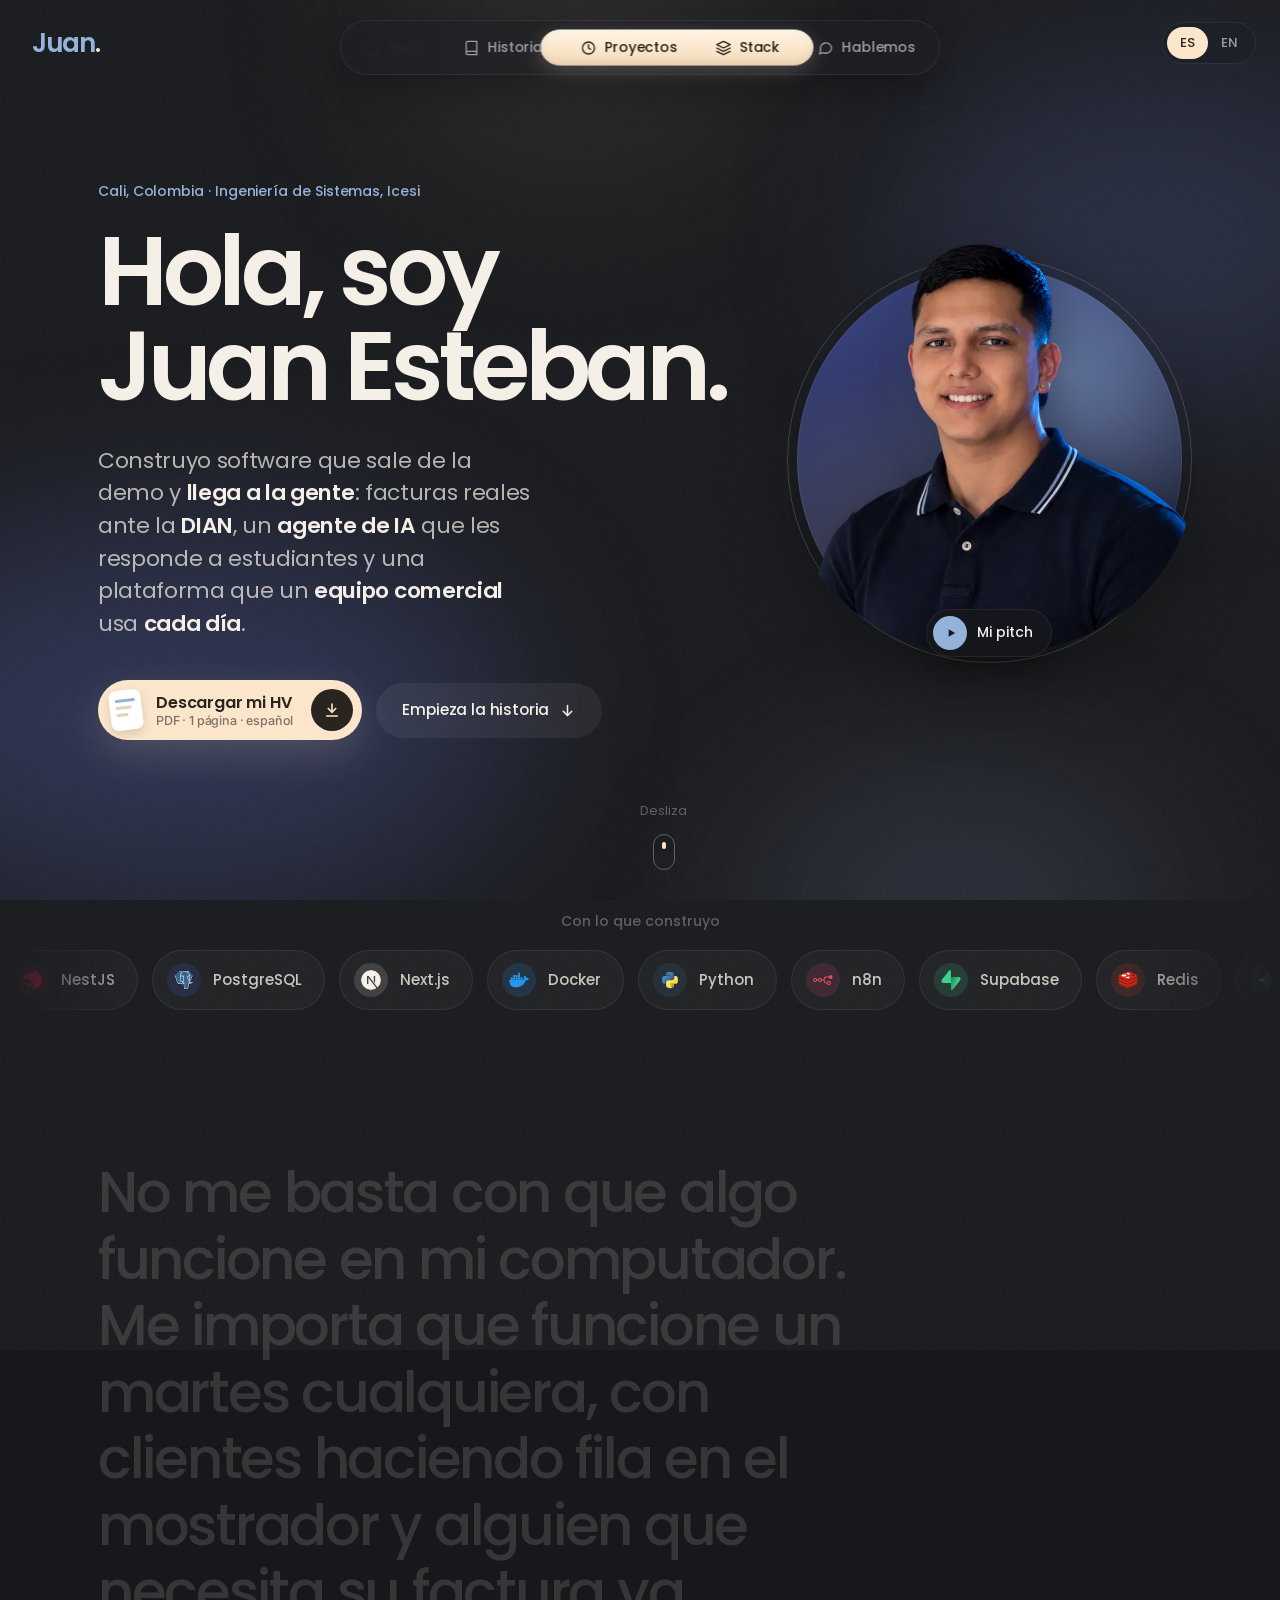
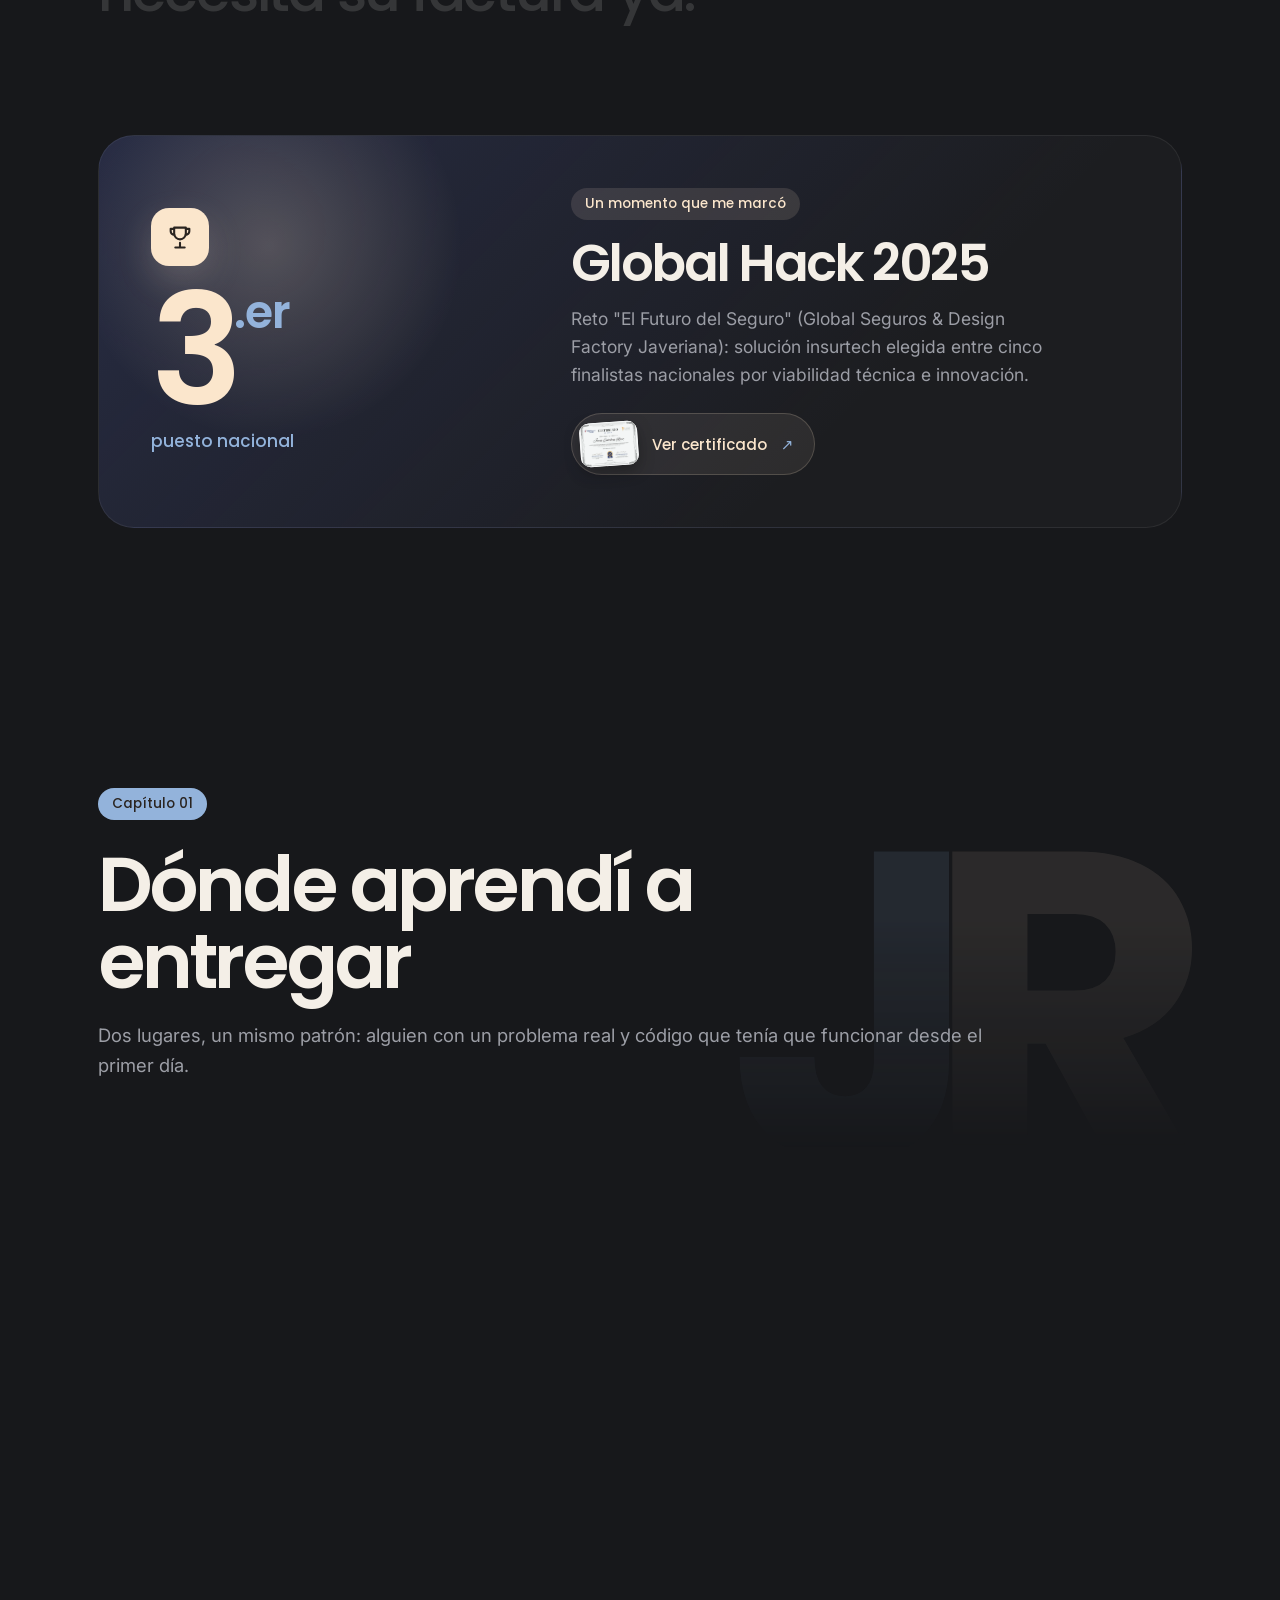
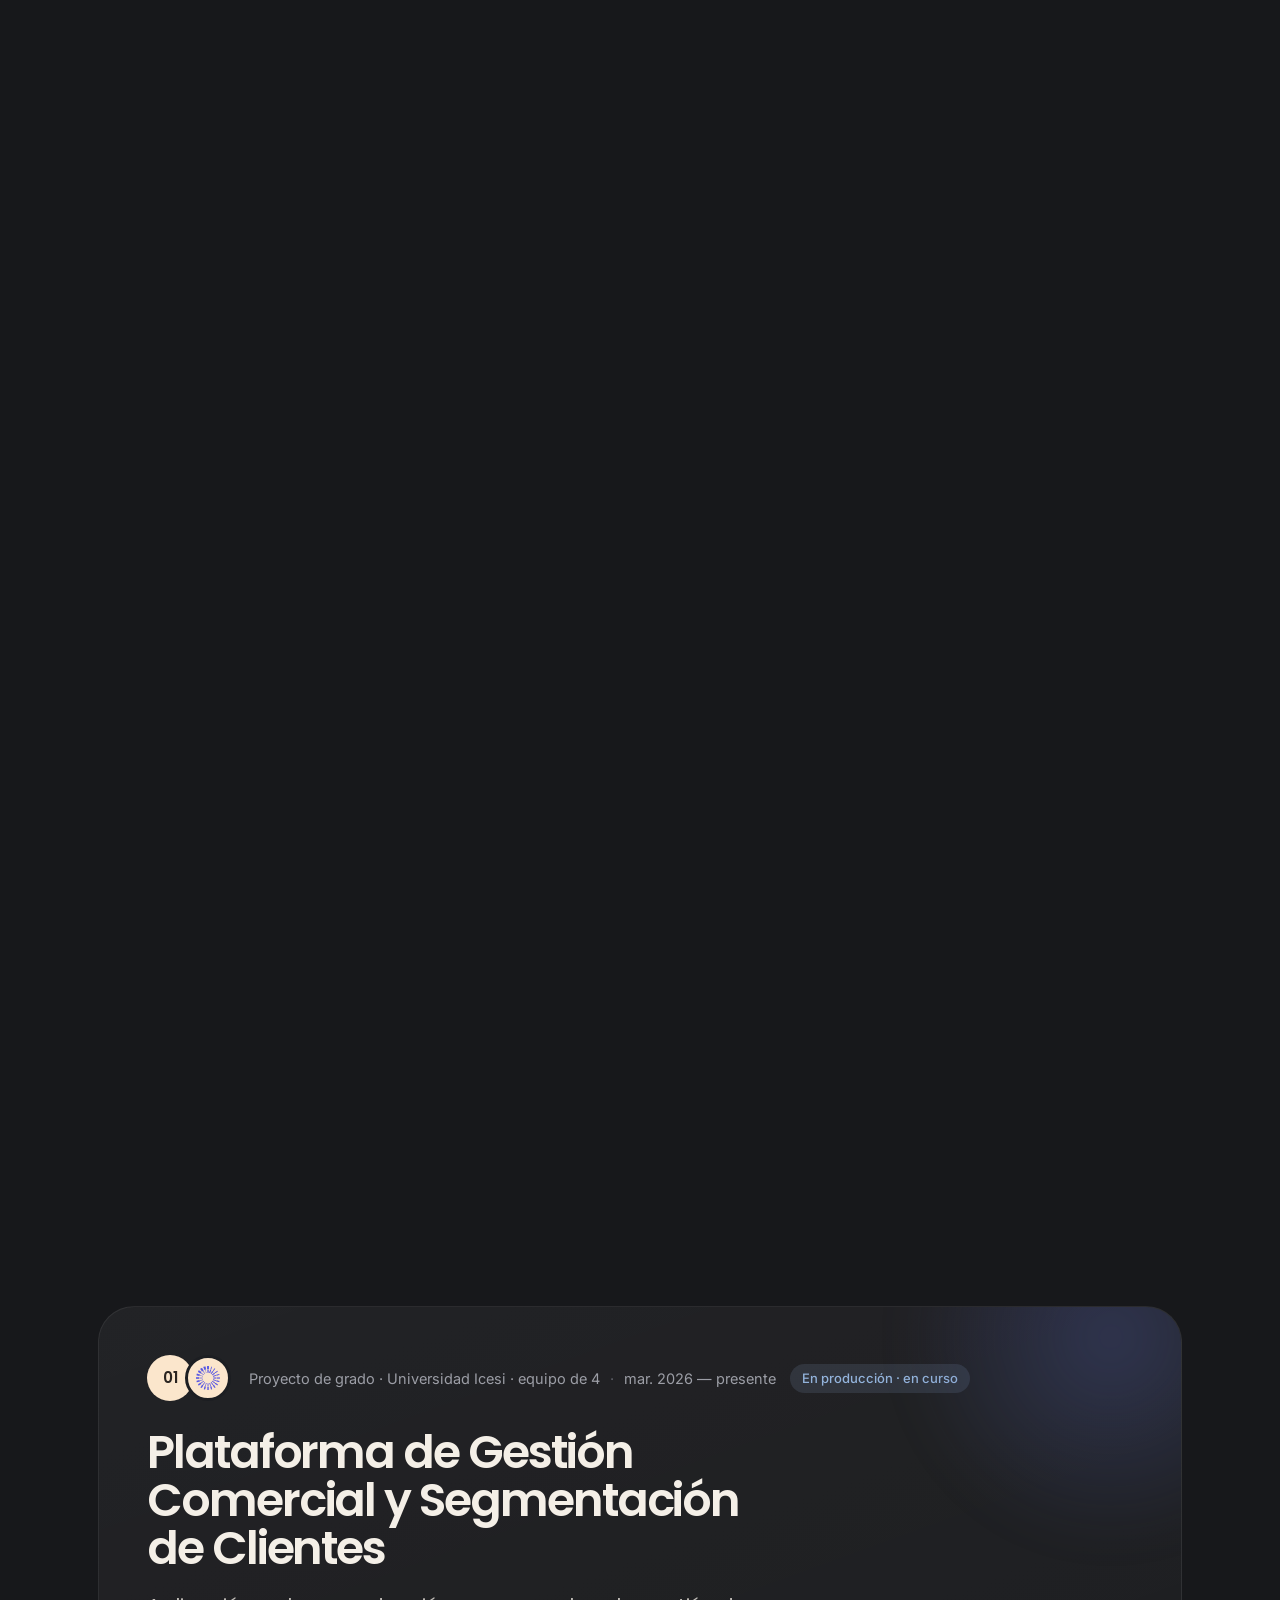
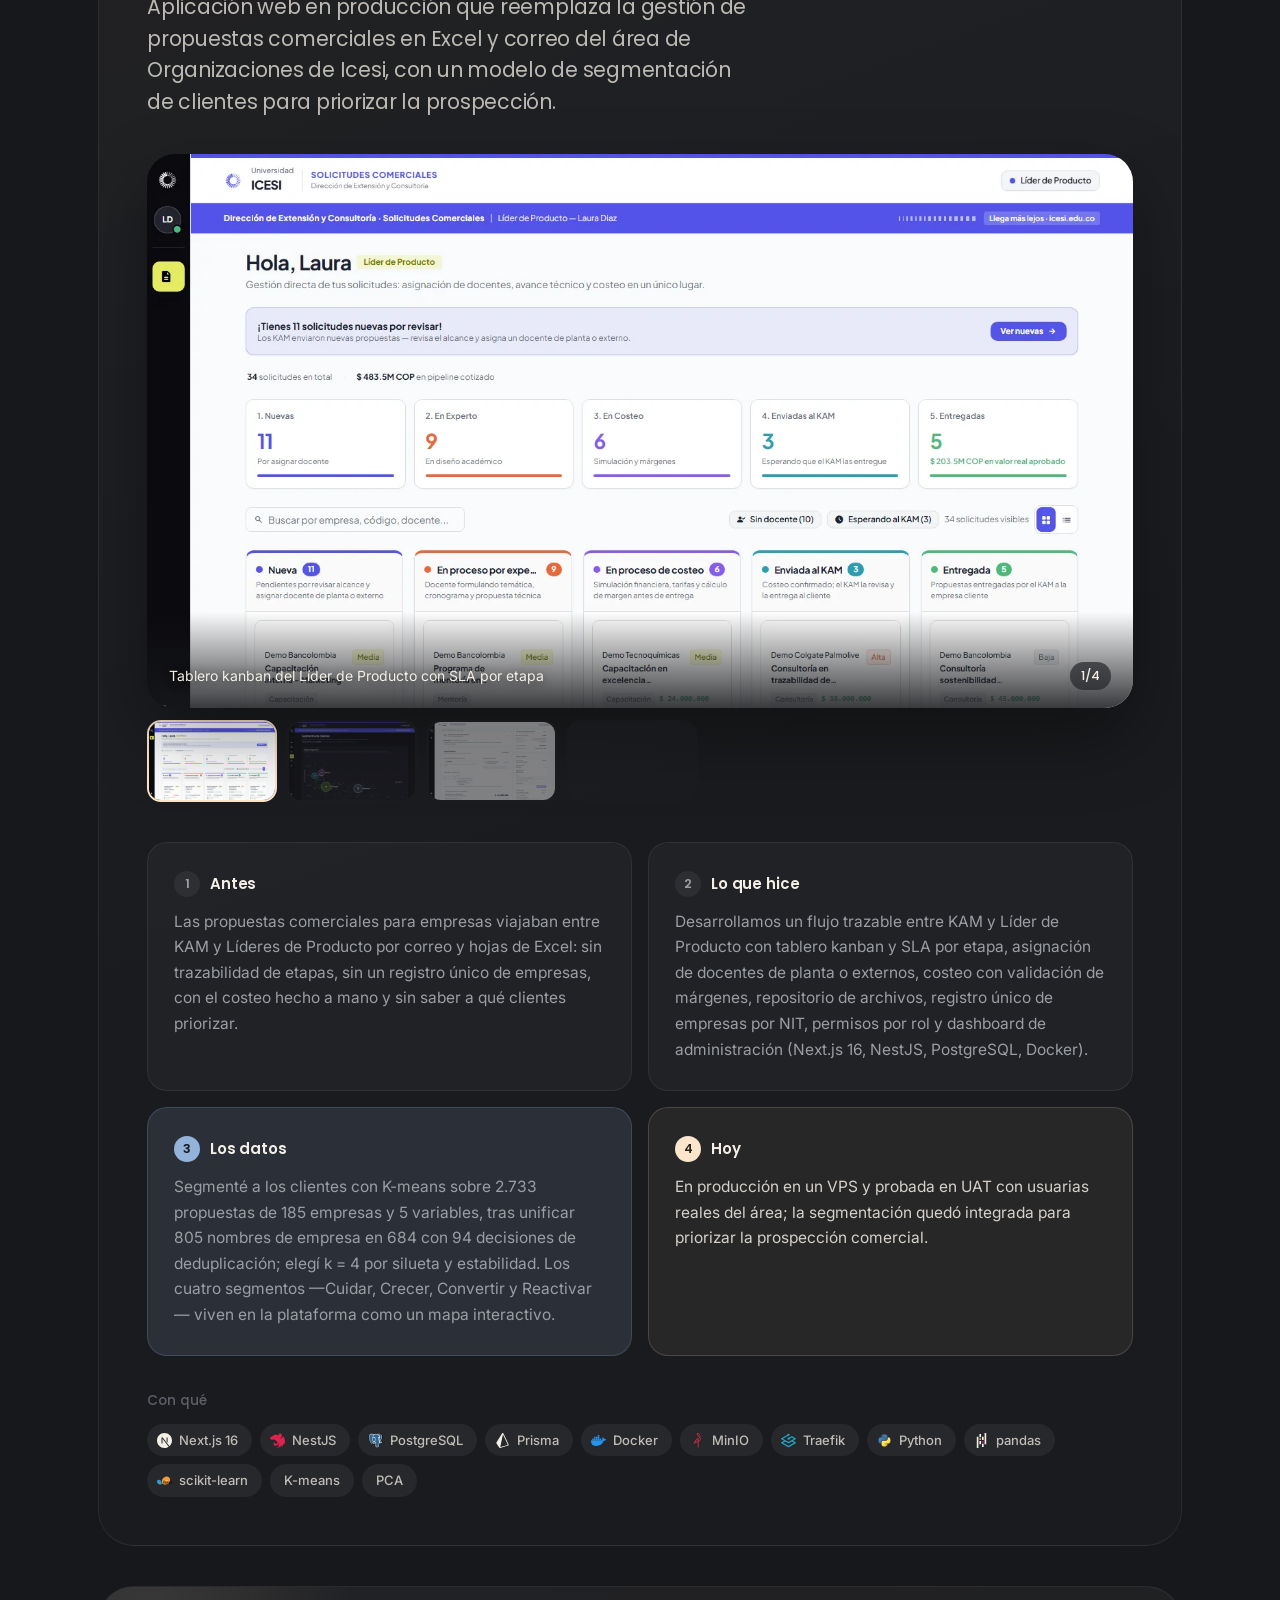
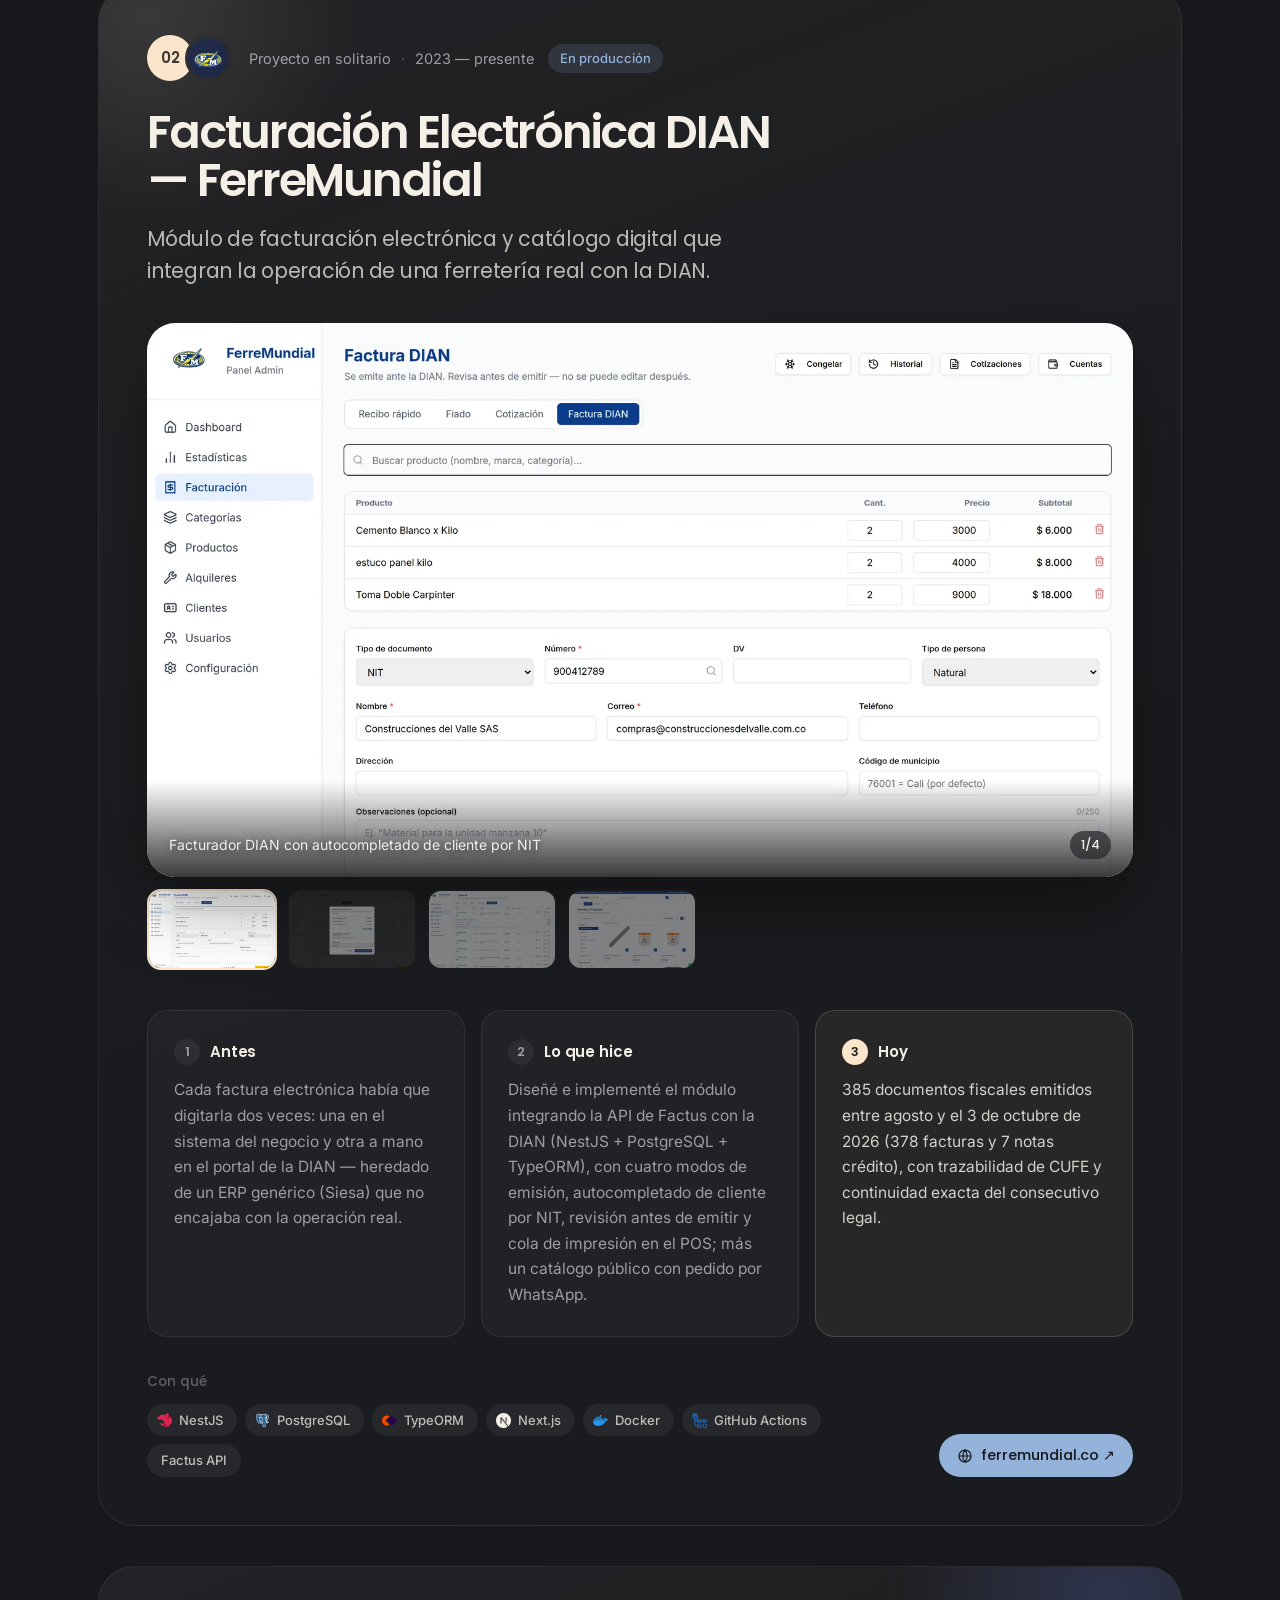
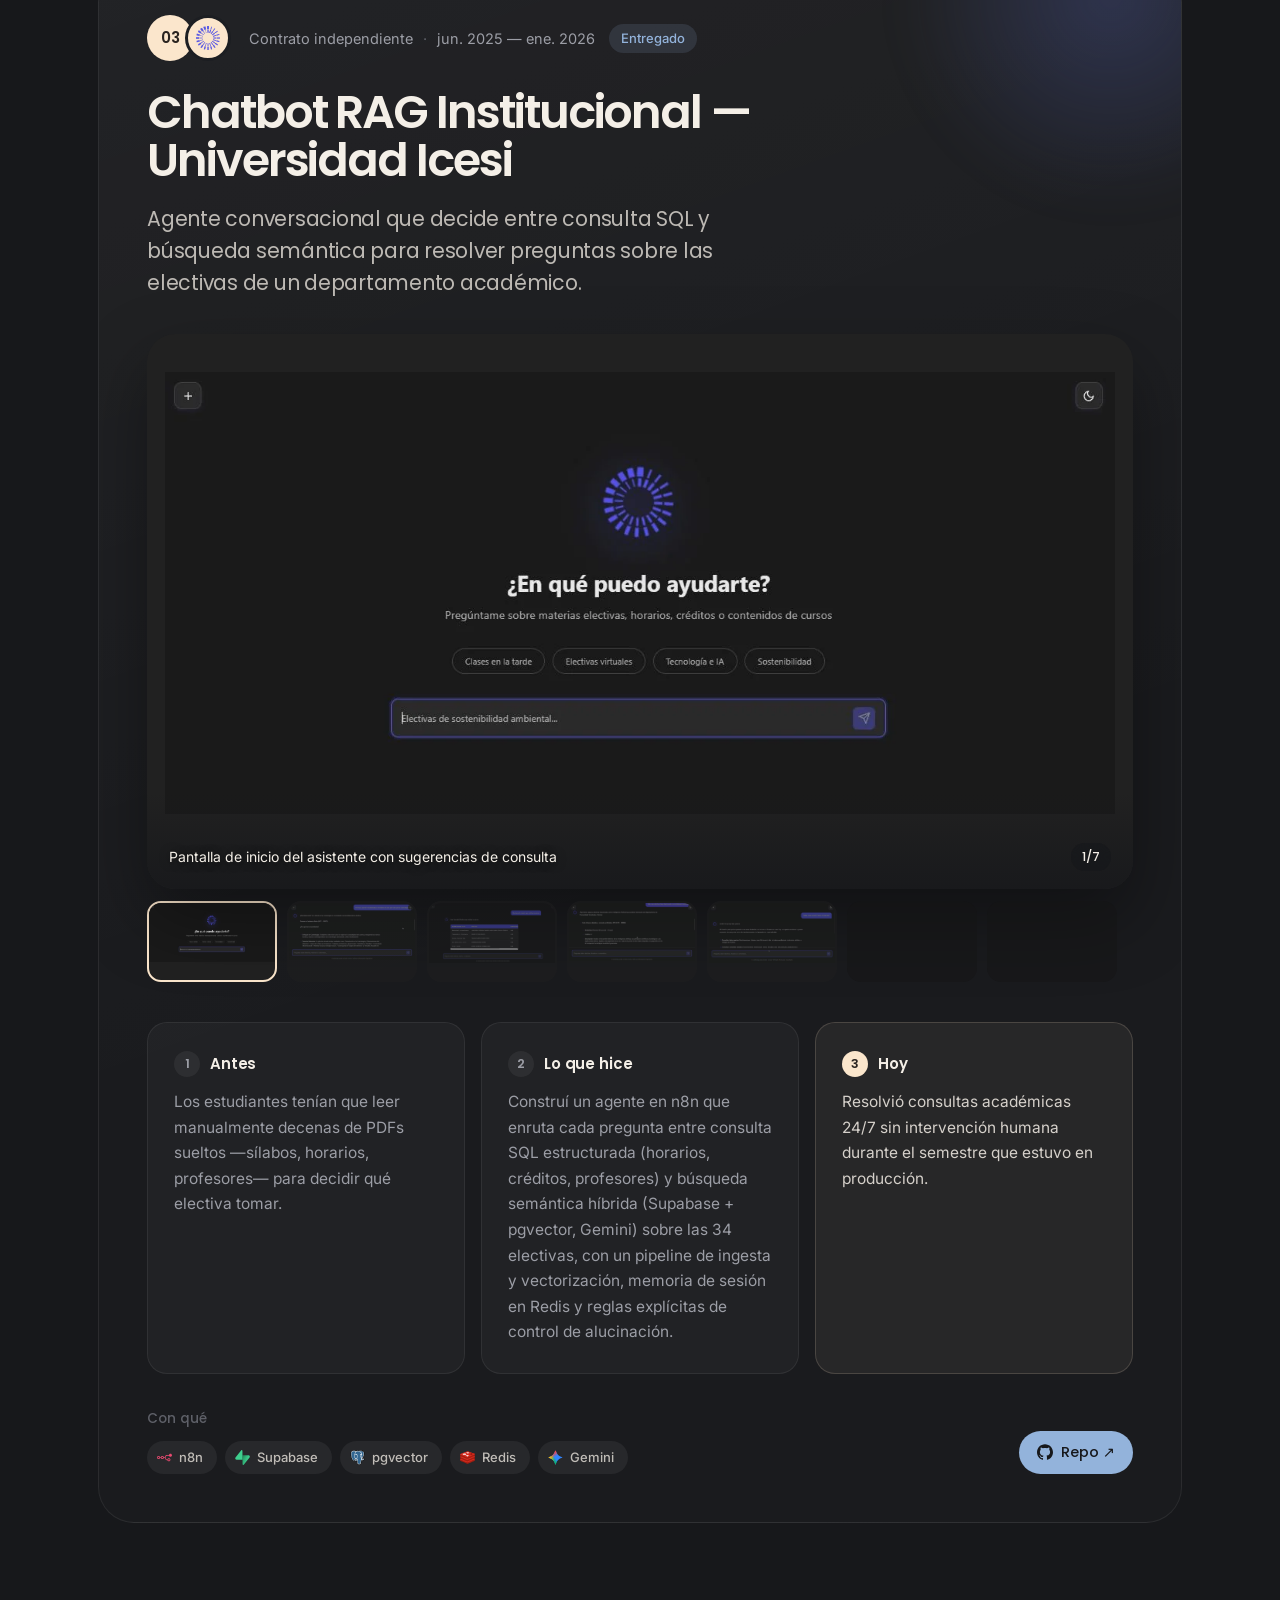
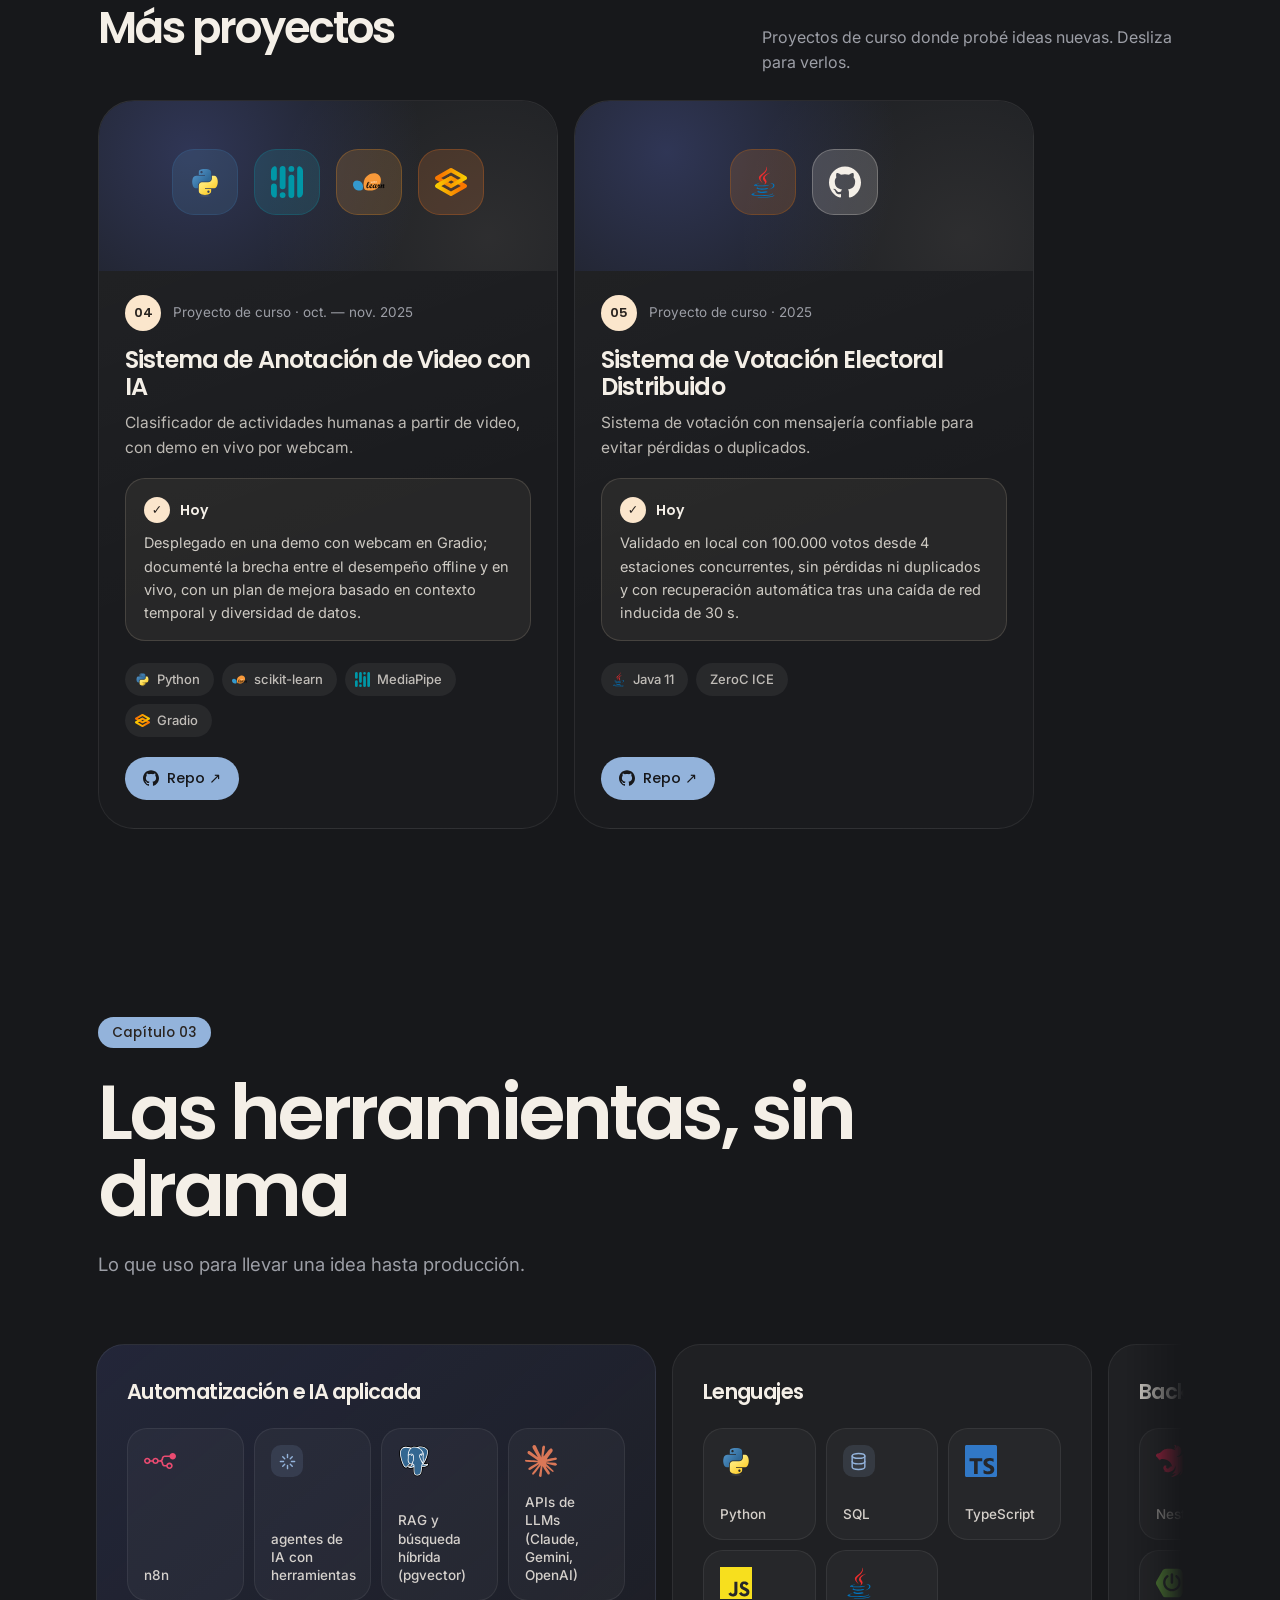
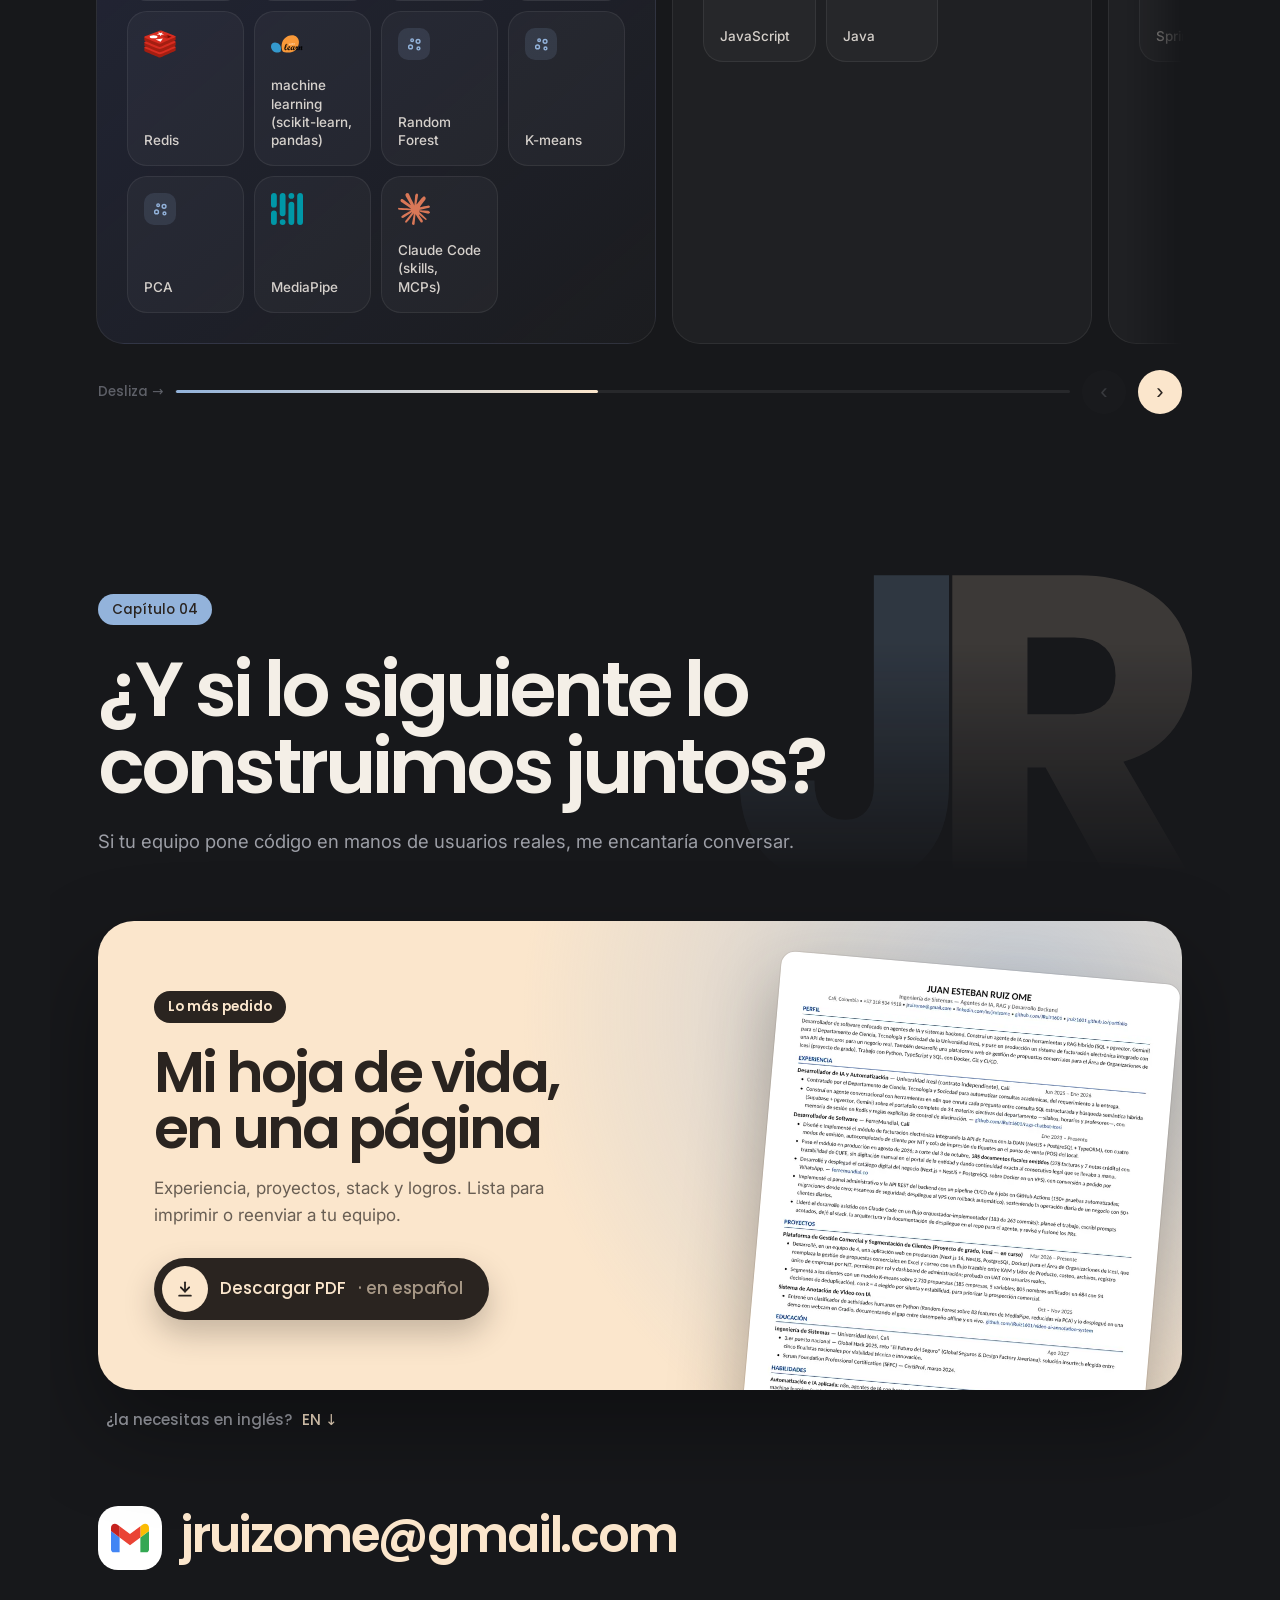
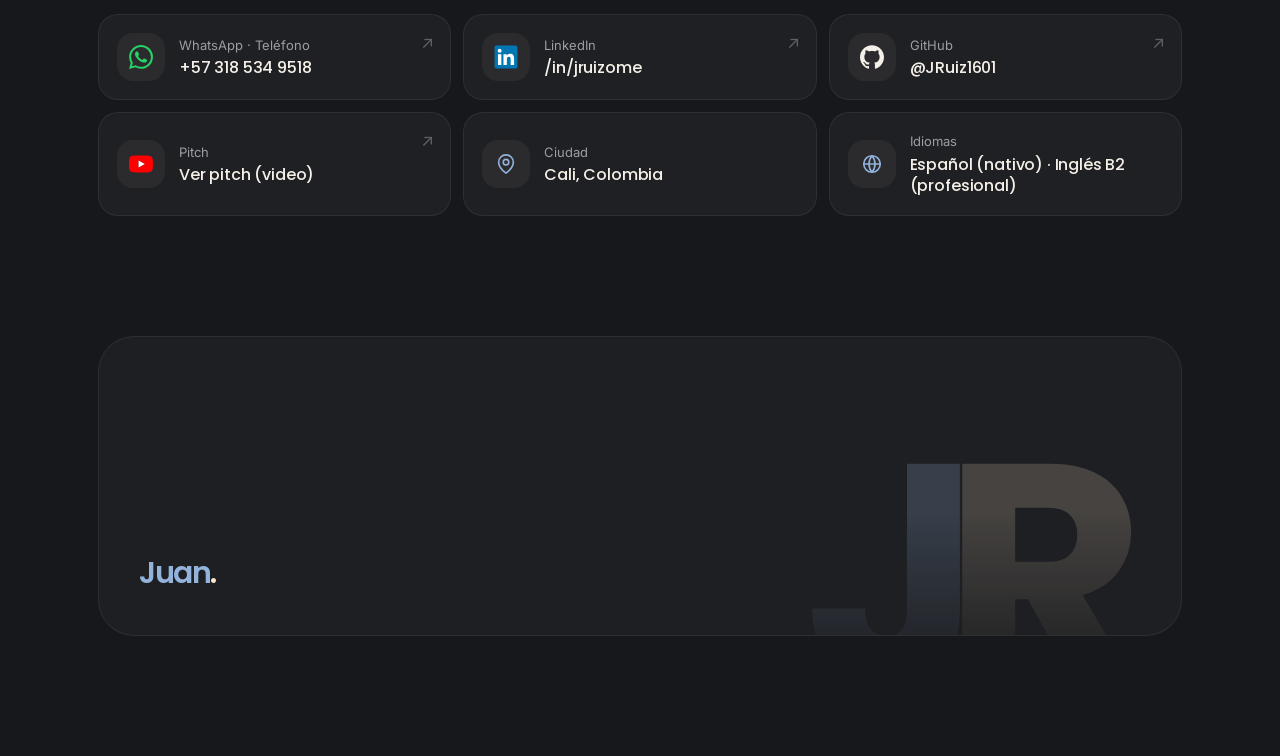
<file: index.html>
<!DOCTYPE html>
<html lang="es">
<head>
<meta charset="UTF-8">
<meta name="viewport" content="width=device-width, initial-scale=1.0">
<title>Juan Esteban Ruiz Ome — Ingeniero de Software</title>
<meta name="theme-color" content="#17181B">
<meta name="description" content="Ingeniero de software en Cali. Agentes de IA, RAG y backend que llegan a producción: facturación electrónica ante la DIAN, un agente de IA para la Universidad Icesi y una plataforma comercial con segmentación K-means.">
<meta property="og:type" content="website">
<meta property="og:url" content="https://jruiz1601.github.io/portfolio/">
<meta property="og:title" content="Juan Esteban Ruiz Ome — Ingeniero de Software">
<meta property="og:description" content="Agentes de IA, RAG y backend que llegan a producción. Proyectos, stack y HV en un solo lugar.">
<meta property="og:image" content="https://jruiz1601.github.io/portfolio/img/og-v3.jpg">
<meta property="og:image:width" content="1200">
<meta property="og:image:height" content="627">
<meta property="og:locale" content="es_CO">
<meta name="twitter:card" content="summary_large_image">
<meta name="twitter:image" content="https://jruiz1601.github.io/portfolio/img/og-v3.jpg">
<link rel="icon" type="image/png" sizes="64x64" href="img/jr-64.png">
<link rel="apple-touch-icon" href="img/jr-180.png">
<link rel="preconnect" href="https://fonts.googleapis.com">
<link rel="preconnect" href="https://fonts.gstatic.com" crossorigin>
<link rel="stylesheet" href="https://fonts.googleapis.com/css2?family=Poppins:wght@400;500;600;700&family=Inter:wght@400;500;600&display=swap">
<link rel="stylesheet" href="styles.css?v=23">
</head>
<body>

<div class="sky" aria-hidden="true">
  <span class="cloud c1"></span>
  <span class="cloud c2"></span>
  <span class="cloud c3"></span>
  <span class="cloud c4"></span>
</div>
<div class="grain" aria-hidden="true"></div>
<div class="scroll-progress" aria-hidden="true"><span></span></div>
<div class="page-veil" id="pageVeil" aria-hidden="true"></div>

<a class="brand" href="#inicio" data-scroll-to="inicio" aria-label="Inicio">Juan<span>.</span></a>

<div class="lang-switch" id="langSwitch">
  <button class="lang-btn" data-lang="es">ES</button>
  <button class="lang-btn" data-lang="en">EN</button>
</div>

<div class="navbar-wrap">
  <nav class="navbar" id="navbar">
    <div class="nav-indicator" id="nav-indicator"></div>
    <button class="nav-item active" data-idx="0" data-target="inicio">
      <svg viewBox="0 0 24 24" fill="none" stroke="currentColor" stroke-width="2" stroke-linecap="round" stroke-linejoin="round"><path d="M3 10.5 12 3l9 7.5V20a2 2 0 0 1-2 2H5a2 2 0 0 1-2-2z"/></svg>
      <span class="nav-label" data-i18n="nav.inicio">Inicio</span>
    </button>
    <button class="nav-item" data-idx="1" data-target="experiencia">
      <svg viewBox="0 0 24 24" fill="none" stroke="currentColor" stroke-width="2" stroke-linecap="round" stroke-linejoin="round"><path d="M4 19.5A2.5 2.5 0 0 1 6.5 17H20"/><path d="M6.5 2H20v20H6.5A2.5 2.5 0 0 1 4 19.5v-15A2.5 2.5 0 0 1 6.5 2z"/></svg>
      <span class="nav-label" data-i18n="nav.experiencia">Historia</span>
    </button>
    <button class="nav-item" data-idx="2" data-target="proyectos">
      <svg viewBox="0 0 24 24" fill="none" stroke="currentColor" stroke-width="2" stroke-linecap="round" stroke-linejoin="round"><circle cx="12" cy="12" r="9"/><path d="M12 7v5l3 2"/></svg>
      <span class="nav-label" data-i18n="nav.proyectos">Proyectos</span>
    </button>
    <button class="nav-item" data-idx="3" data-target="stack">
      <svg viewBox="0 0 24 24" fill="none" stroke="currentColor" stroke-width="2" stroke-linecap="round" stroke-linejoin="round"><path d="M12 2 2 7l10 5 10-5-10-5z"/><path d="m2 17 10 5 10-5"/><path d="m2 12 10 5 10-5"/></svg>
      <span class="nav-label" data-i18n="nav.stack">Stack</span>
    </button>
    <button class="nav-item" data-idx="4" data-target="contacto">
      <svg viewBox="0 0 24 24" fill="none" stroke="currentColor" stroke-width="2" stroke-linecap="round" stroke-linejoin="round"><path d="M21 11.5a8.4 8.4 0 0 1-9 8.4 8.6 8.6 0 0 1-3.8-.9L3 21l1.9-5.2A8.4 8.4 0 1 1 21 11.5z"/></svg>
      <span class="nav-label" data-i18n="nav.contacto">Hablemos</span>
    </button>
  </nav>
</div>

<main>
<section class="hero" id="inicio" data-section>
  <div class="hero-text">
    <div class="eyebrow" data-i18n="hero.eyebrow">Cali, Colombia · Ingeniería de Sistemas, Icesi</div>
    <h1 class="hello" data-i18n="hero.saludo">Hola, soy Juan Esteban.</h1>
    <p class="lead" data-i18n="hero.lead"></p>

    <div class="cta-row">
      <a class="btn btn-hv" href="assets/hv-juan-esteban-ruiz-ome.pdf" download data-hv>
        <span class="btn-hv-sheet" aria-hidden="true"><i></i><i></i><i></i></span>
        <span class="btn-hv-text">
          <span class="btn-hv-title" data-i18n="hero.hvTitulo">Descargar mi HV</span>
          <span class="btn-hv-sub" data-i18n="hero.hvSub">PDF · 1 página · español</span>
        </span>
        <span class="btn-hv-arrow" aria-hidden="true"><svg viewBox="0 0 24 24" fill="none" stroke="currentColor" stroke-width="2.2" stroke-linecap="round" stroke-linejoin="round"><path d="M12 4v11"/><path d="m7 10 5 5 5-5"/><path d="M5 20h14"/></svg></span>
      </a>
      <a class="btn btn-soft" href="#experiencia" data-scroll-to="experiencia">
        <span data-i18n="hero.ctaHistoria">Empieza la historia</span>
        <svg viewBox="0 0 24 24" fill="none" stroke="currentColor" stroke-width="2.2" stroke-linecap="round" stroke-linejoin="round" aria-hidden="true"><path d="M12 5v14"/><path d="m6 13 6 6 6-6"/></svg>
      </a>
    </div>
  </div>

  <div class="portrait">
    <button class="portrait-disc" type="button" data-open-pitch>
      <span class="portrait-bg" aria-hidden="true"></span>
      <img src="img/me-cut.webp" alt="Juan Esteban Ruiz Ome">
      <span class="portrait-play">
        <span class="portrait-play-icon"><svg viewBox="0 0 24 24" aria-hidden="true"><path d="M8 5.5v13l11-6.5z" fill="currentColor"/></svg></span>
        <span data-i18n="hero.verPitch">Mi pitch</span>
      </span>
    </button>
  </div>

  <a class="scroll-hint" href="#manifiesto" aria-hidden="true" tabindex="-1">
    <span data-i18n="hero.scroll">Desliza</span>
    <span class="scroll-hint-dot"></span>
  </a>
</section>

<div class="marquee-band" aria-label="Stack">
  <div class="marquee-title" data-i18n="franja">Con lo que construyo</div>
  <div class="marquee" id="marquee"></div>
</div>

<section class="manifesto" id="manifiesto">
  <p class="manifesto-text" id="manifestoText"></p>
  <div class="highlight-wrap" id="signals"></div>
</section>

<section class="section" id="experiencia" data-section></section>
<section class="section" id="proyectos" data-section></section>
<section class="section" id="stack" data-section></section>
<section class="section section-last" id="contacto" data-section></section>
</main>

<footer class="footer">
  <div class="footer-card" data-fx="end">
    <span class="footer-jr" aria-hidden="true"><span class="j">J</span><span class="r">R</span></span>
    <div class="footer-row">
      <span class="footer-brand">Juan<span>.</span></span>
    </div>
  </div>
</footer>

<div class="lightbox" id="lightbox" role="dialog" aria-modal="true" aria-hidden="true">
  <button class="lb-btn lb-close" id="lbClose" aria-label="Close">✕</button>
  <button class="lb-btn lb-prev" id="lbPrev" aria-label="Previous">‹</button>
  <figure class="lb-figure">
    <img id="lbImg" alt="">
    <figcaption id="lbCaption"></figcaption>
  </figure>
  <button class="lb-btn lb-next" id="lbNext" aria-label="Next">›</button>
</div>

<div class="video-modal" id="videoModal" role="dialog" aria-modal="true" aria-hidden="true">
  <button class="lb-btn lb-close" id="videoClose" aria-label="Close">✕</button>
  <div class="video-frame" id="videoFrame"></div>
</div>

<script src="content.js?v=8"></script>
<script src="story.js?v=23"></script>
<script src="logos.js?v=22"></script>
<script src="app.js?v=23"></script>
</body>
</html>
</file>
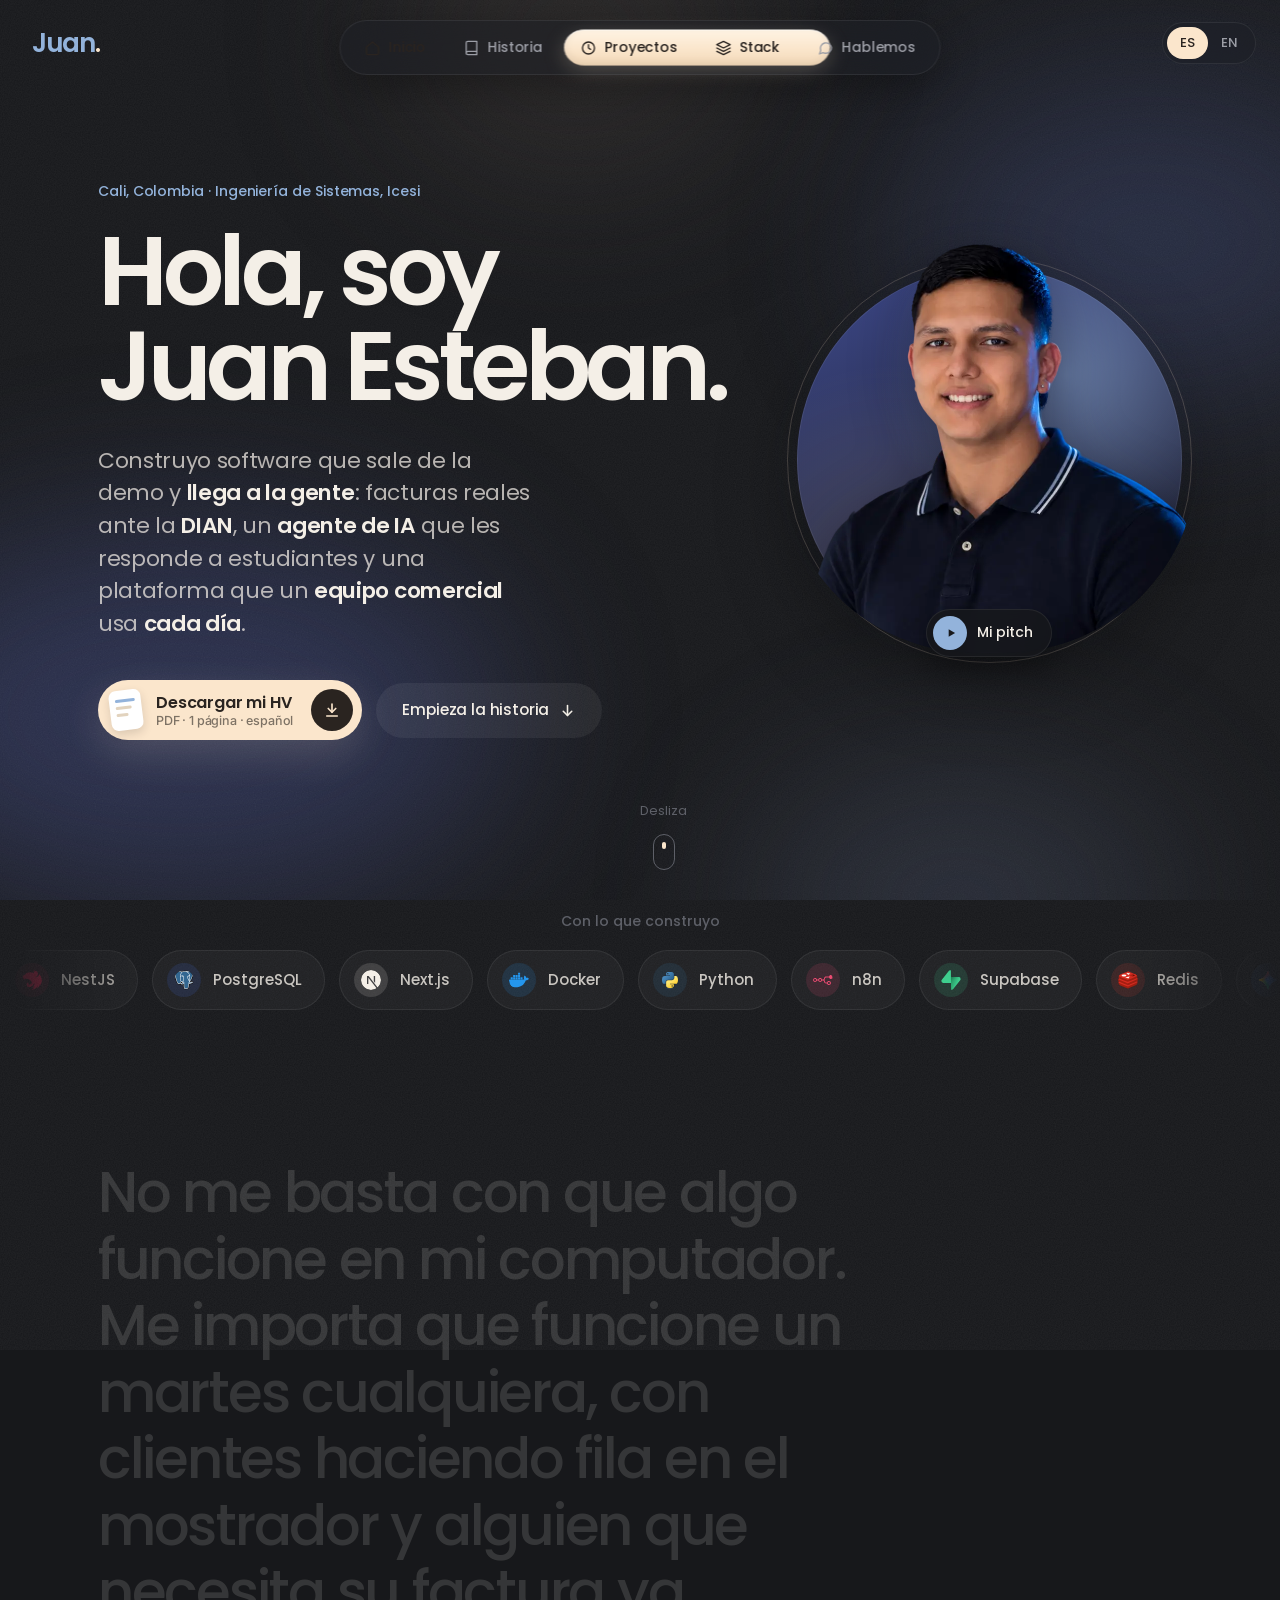
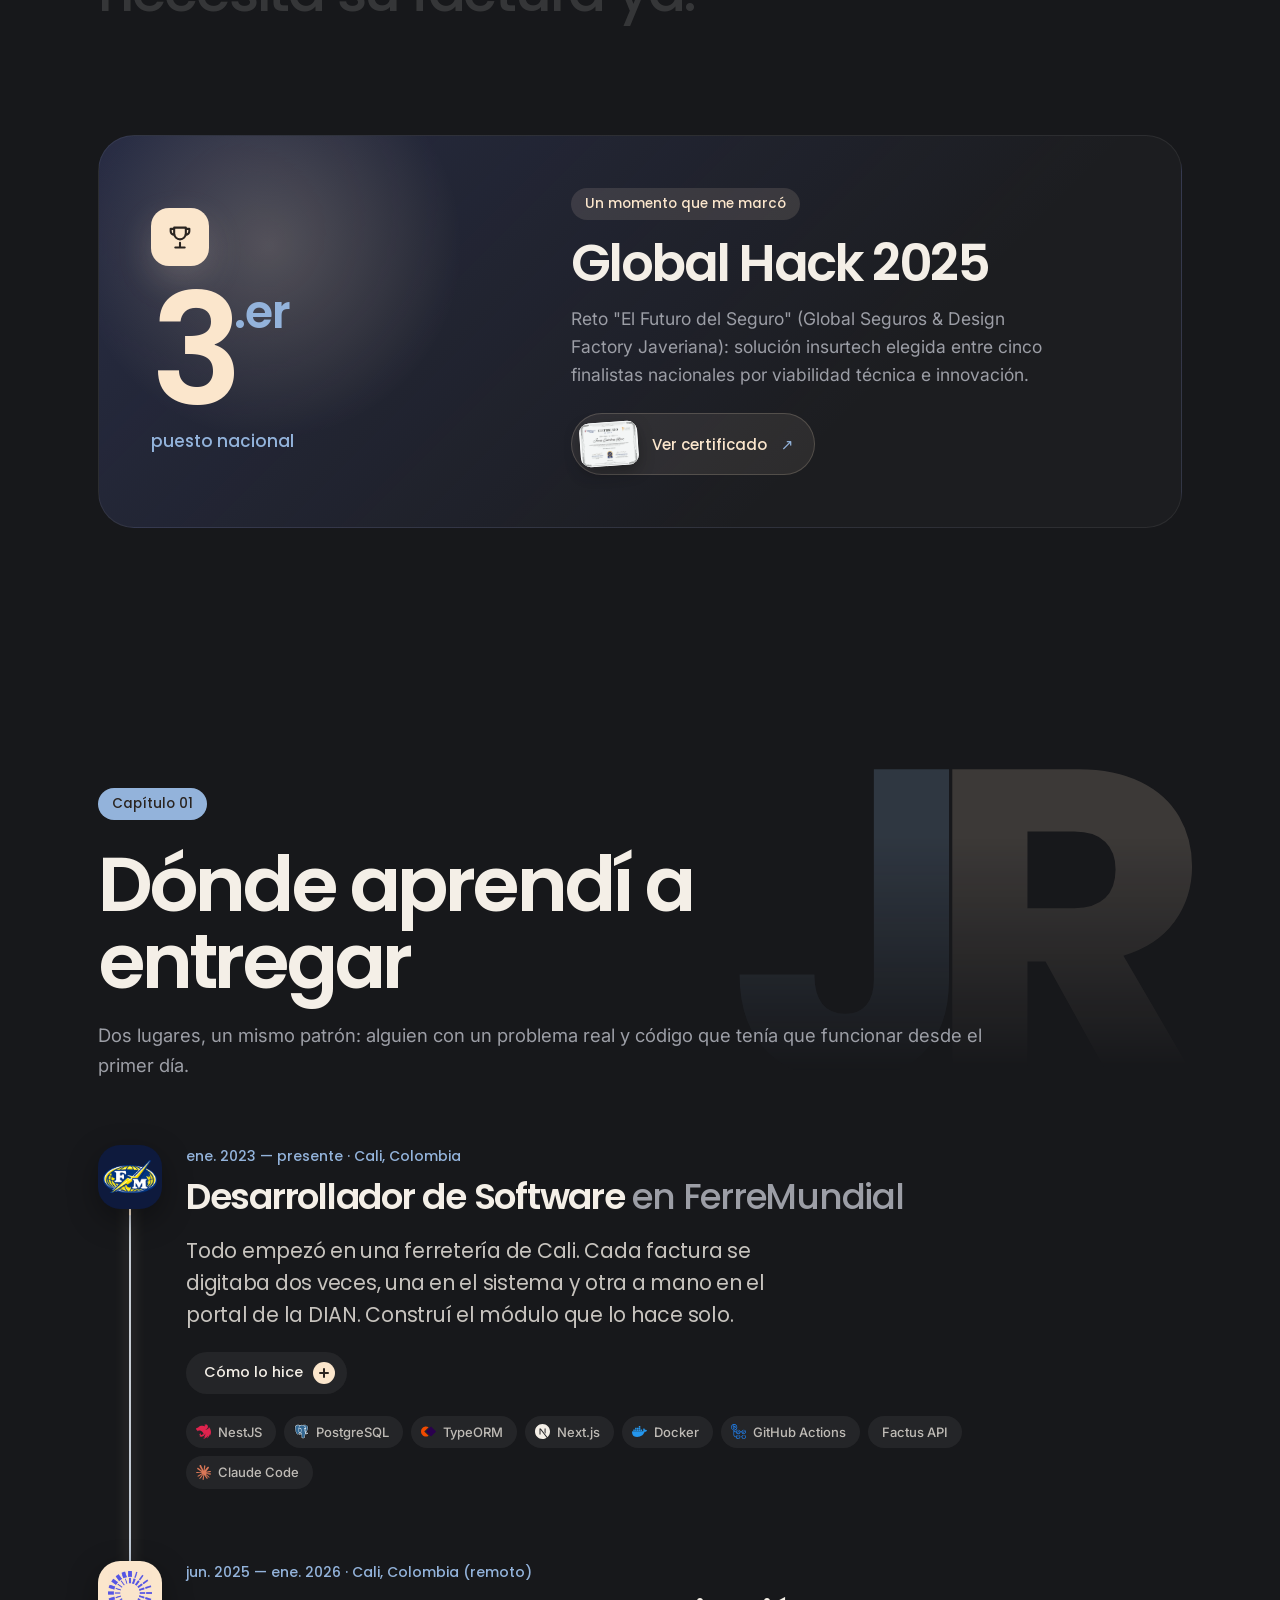
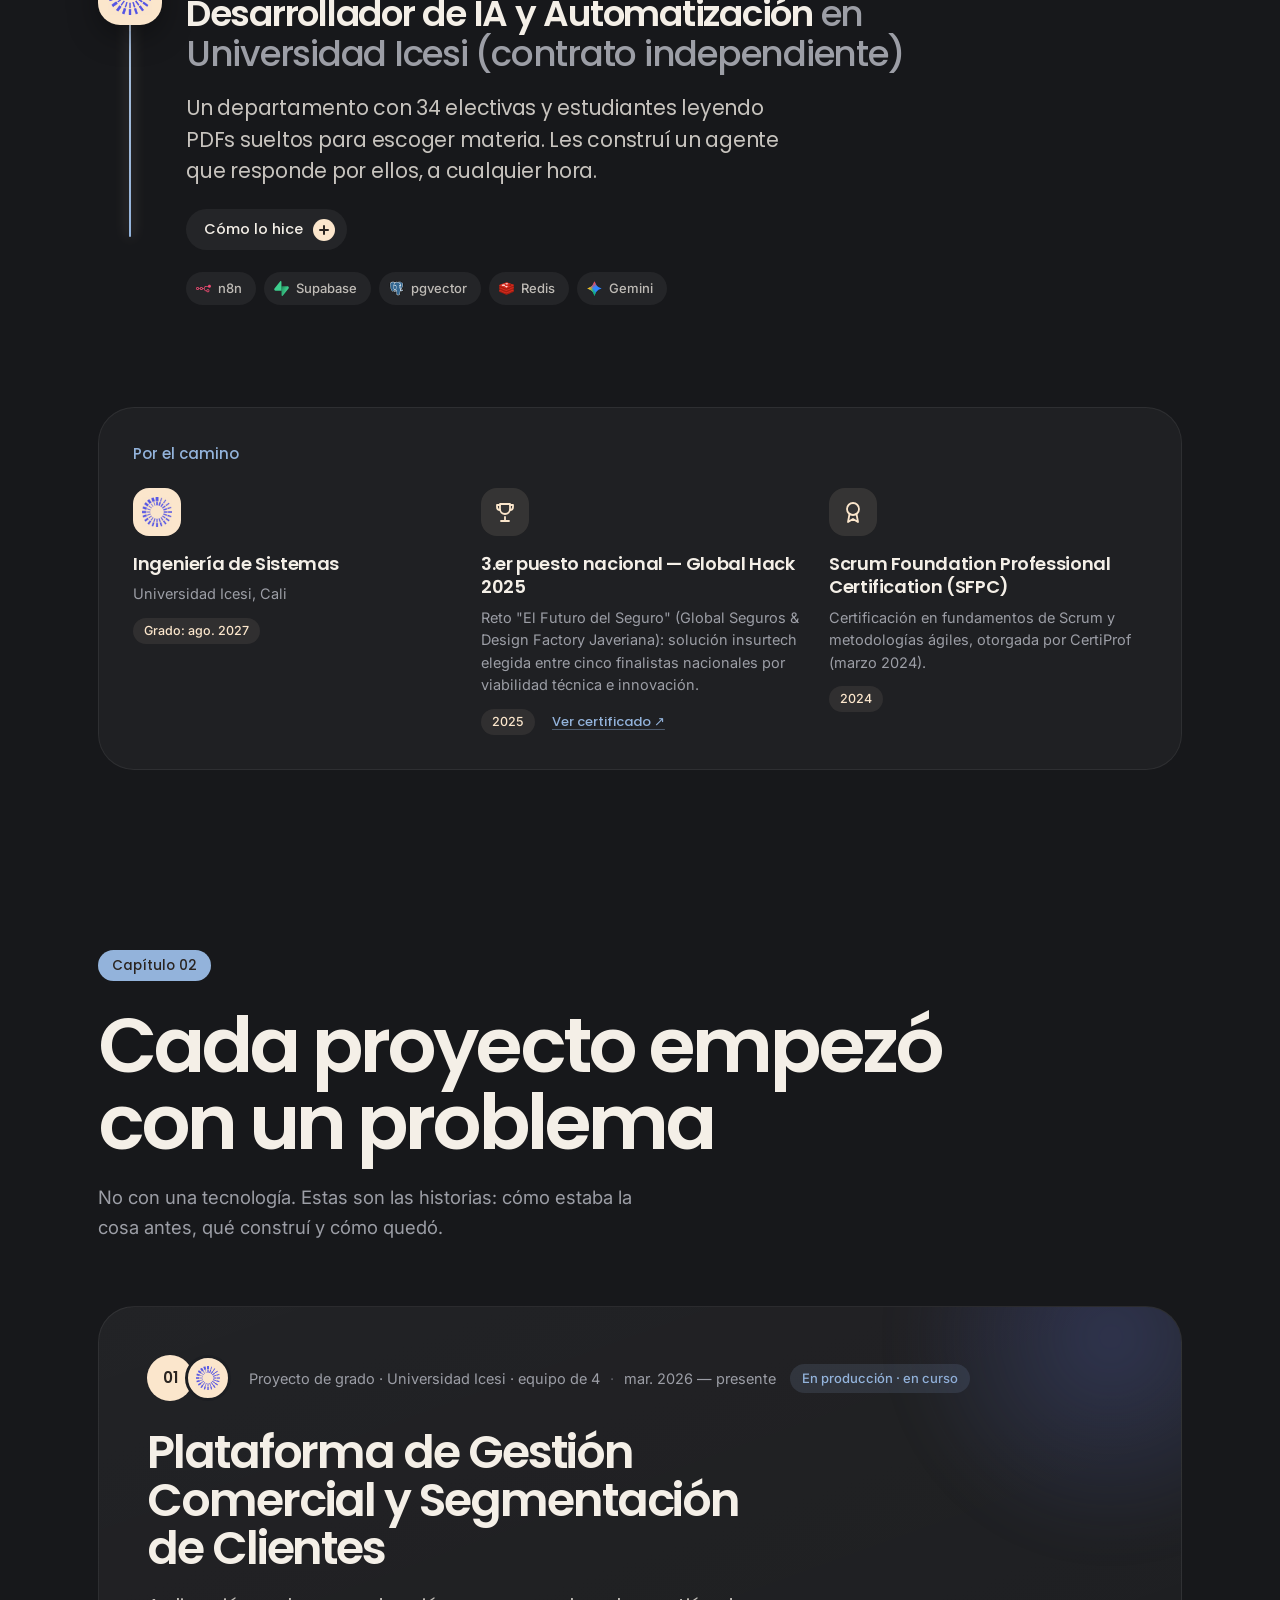
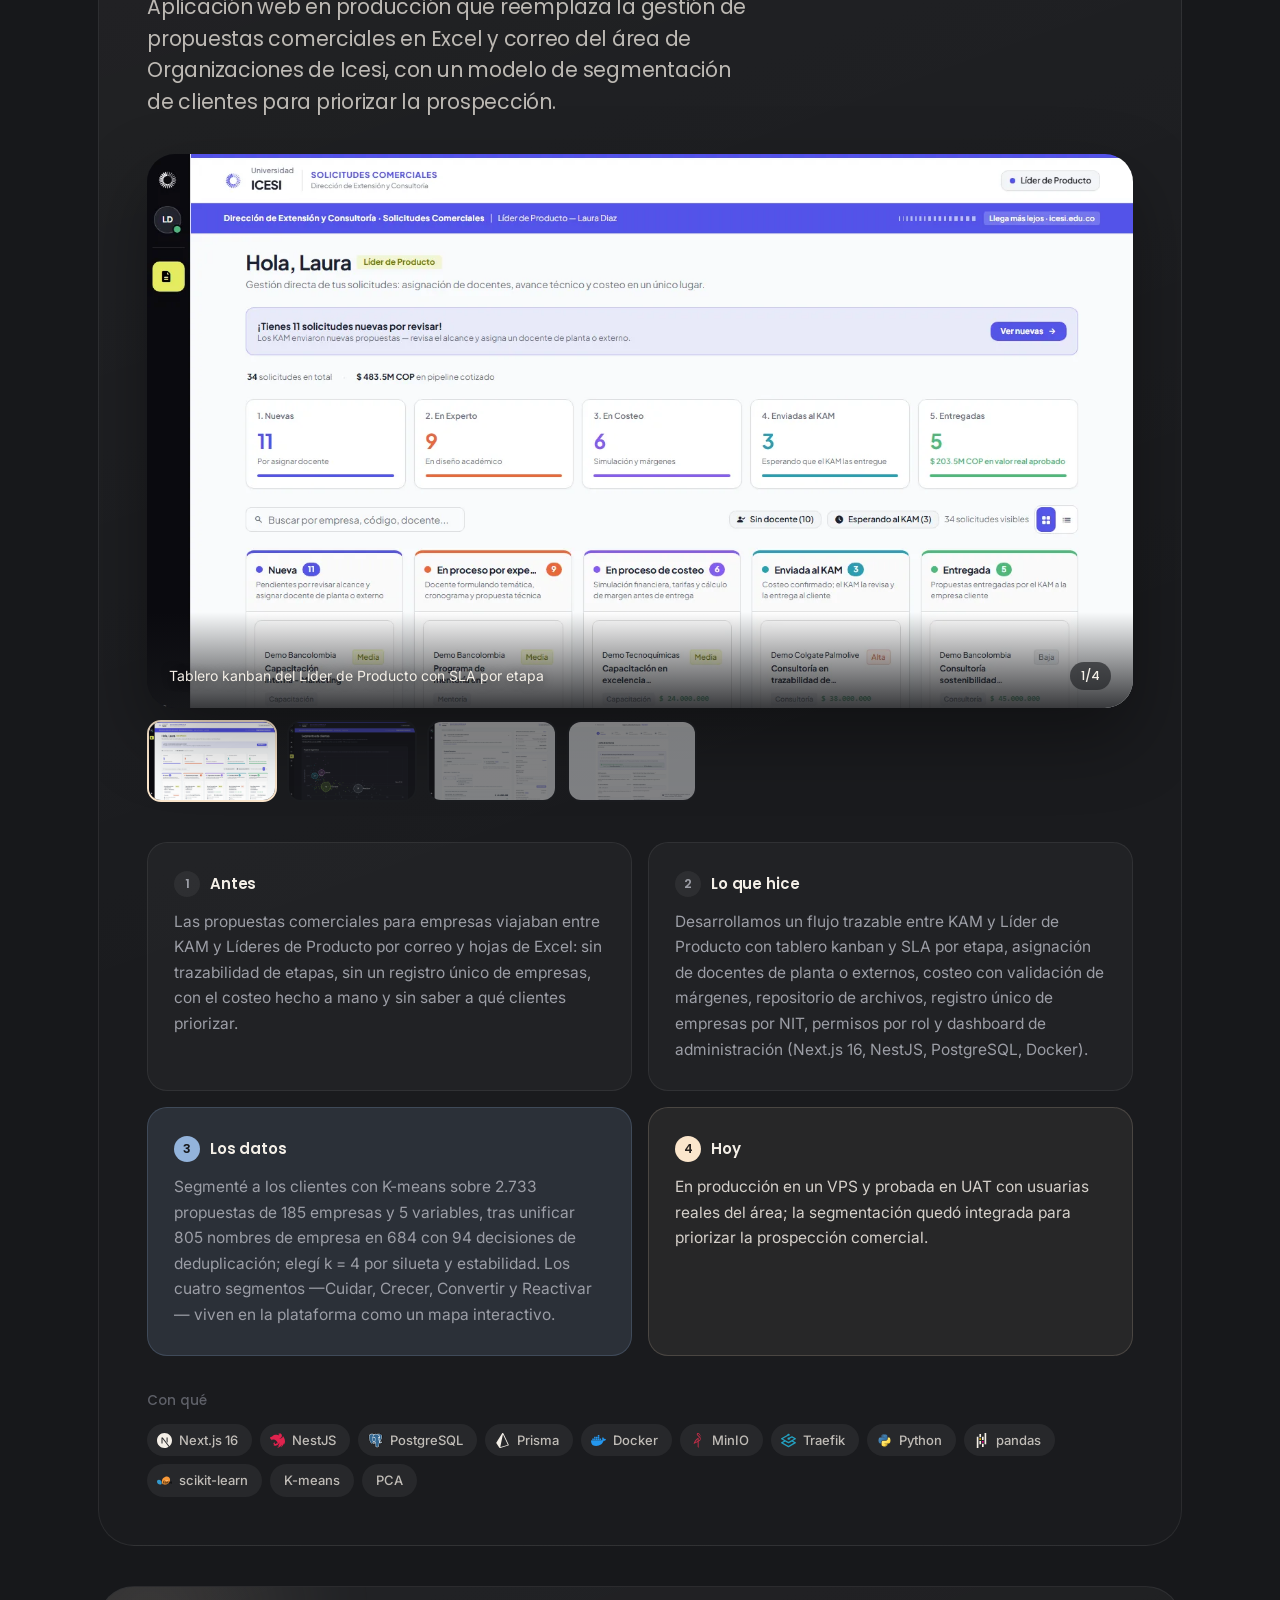
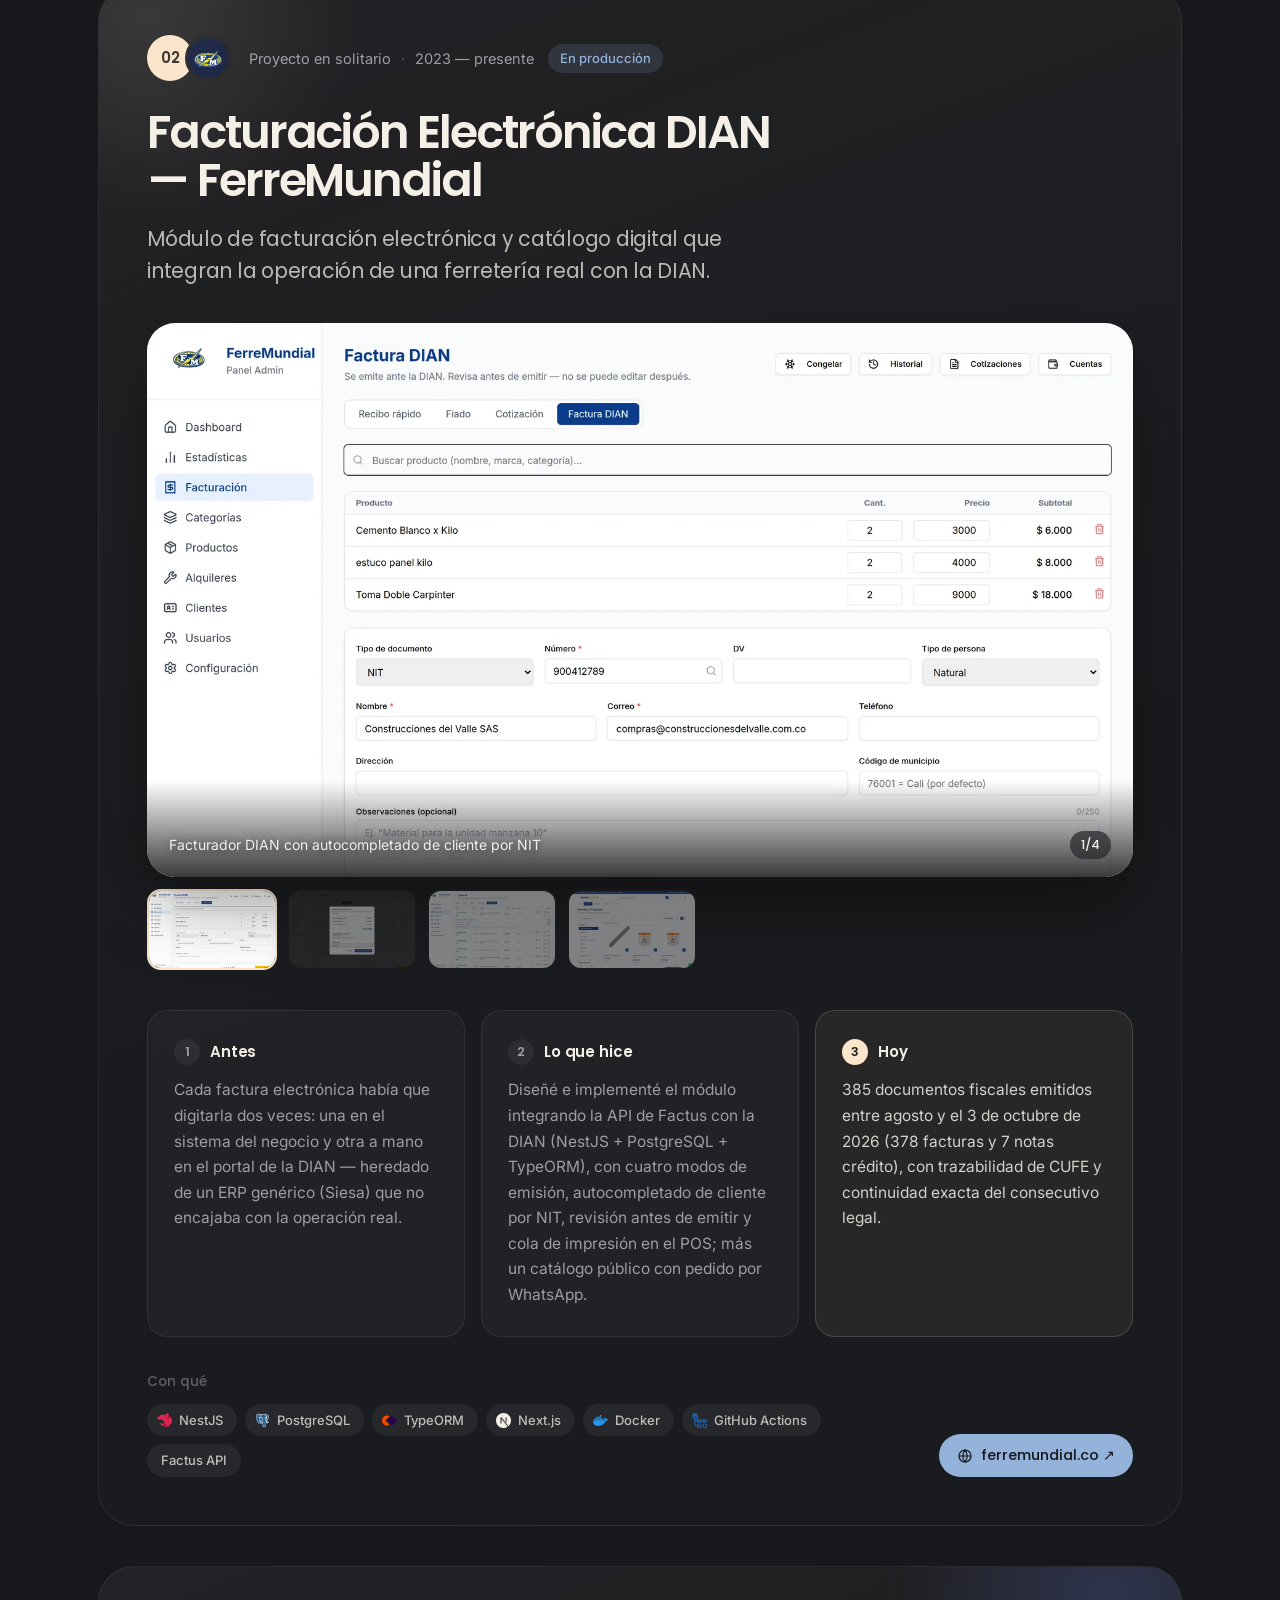
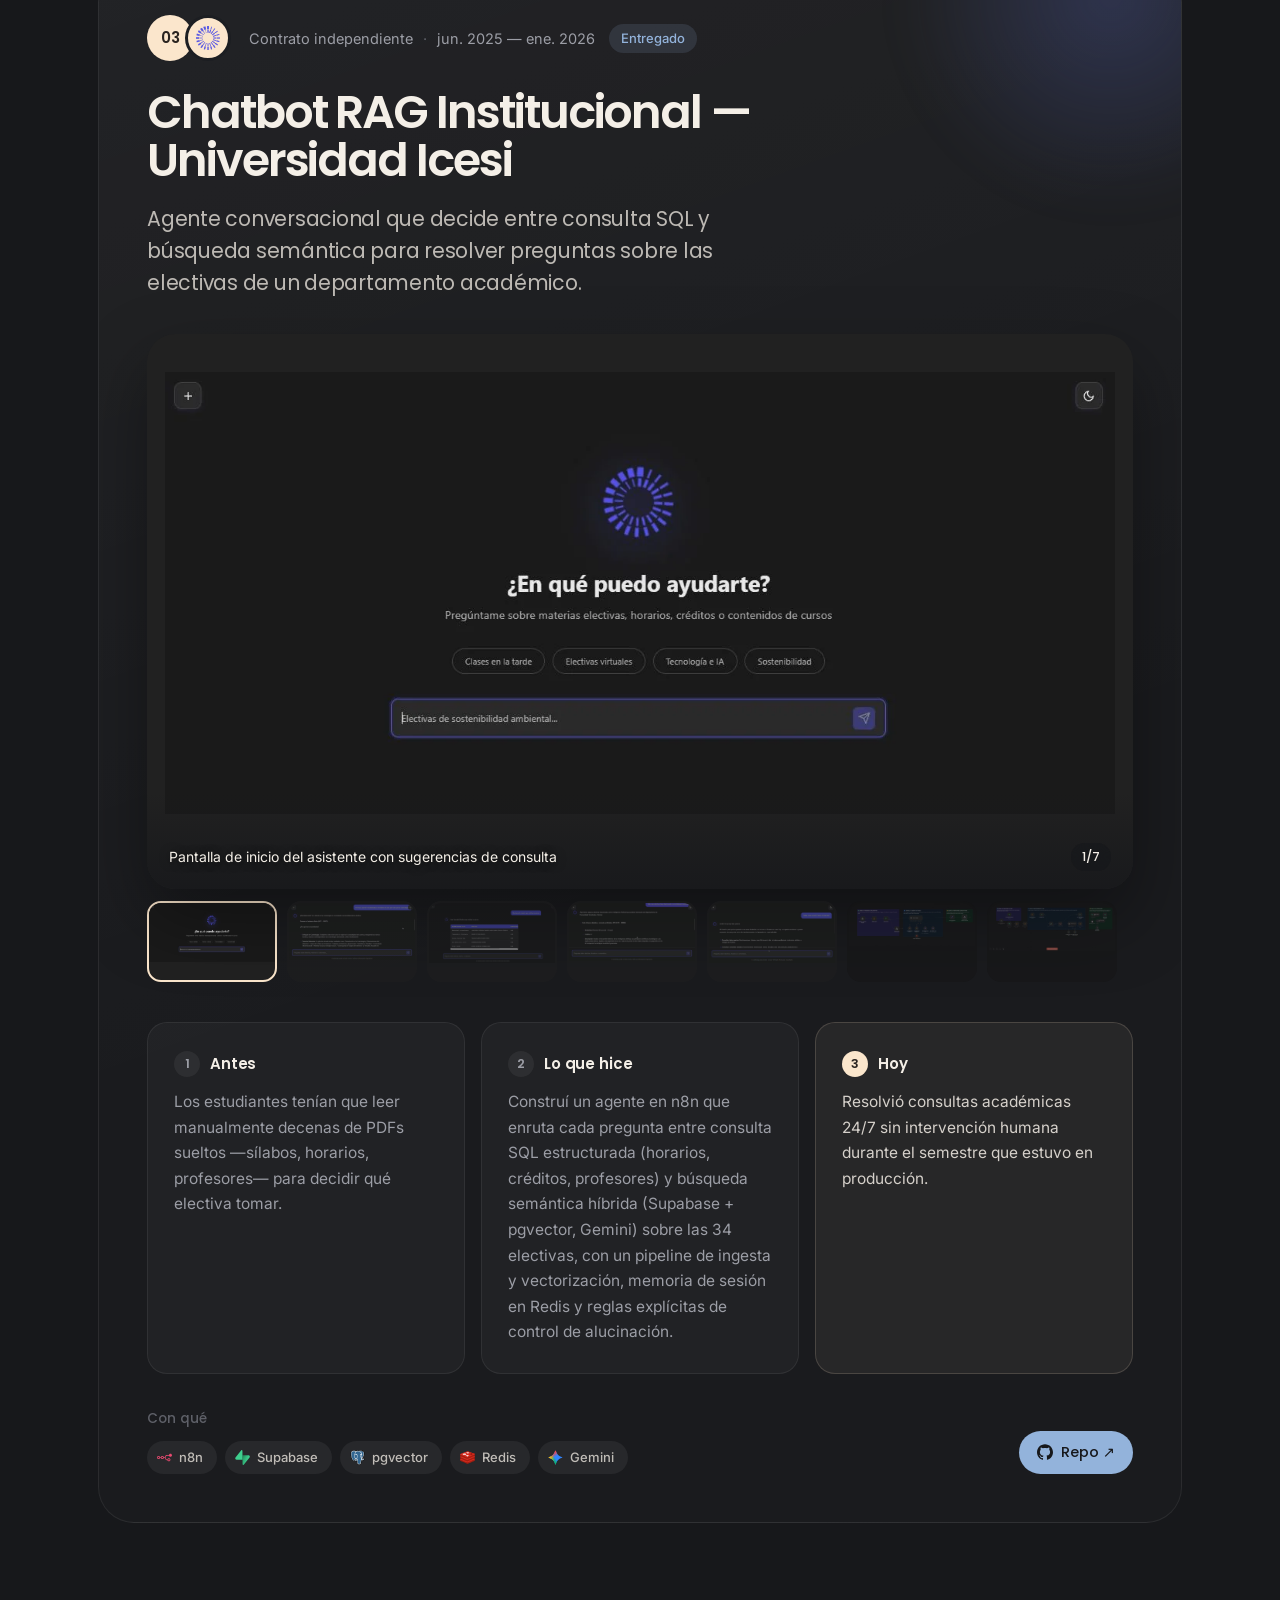
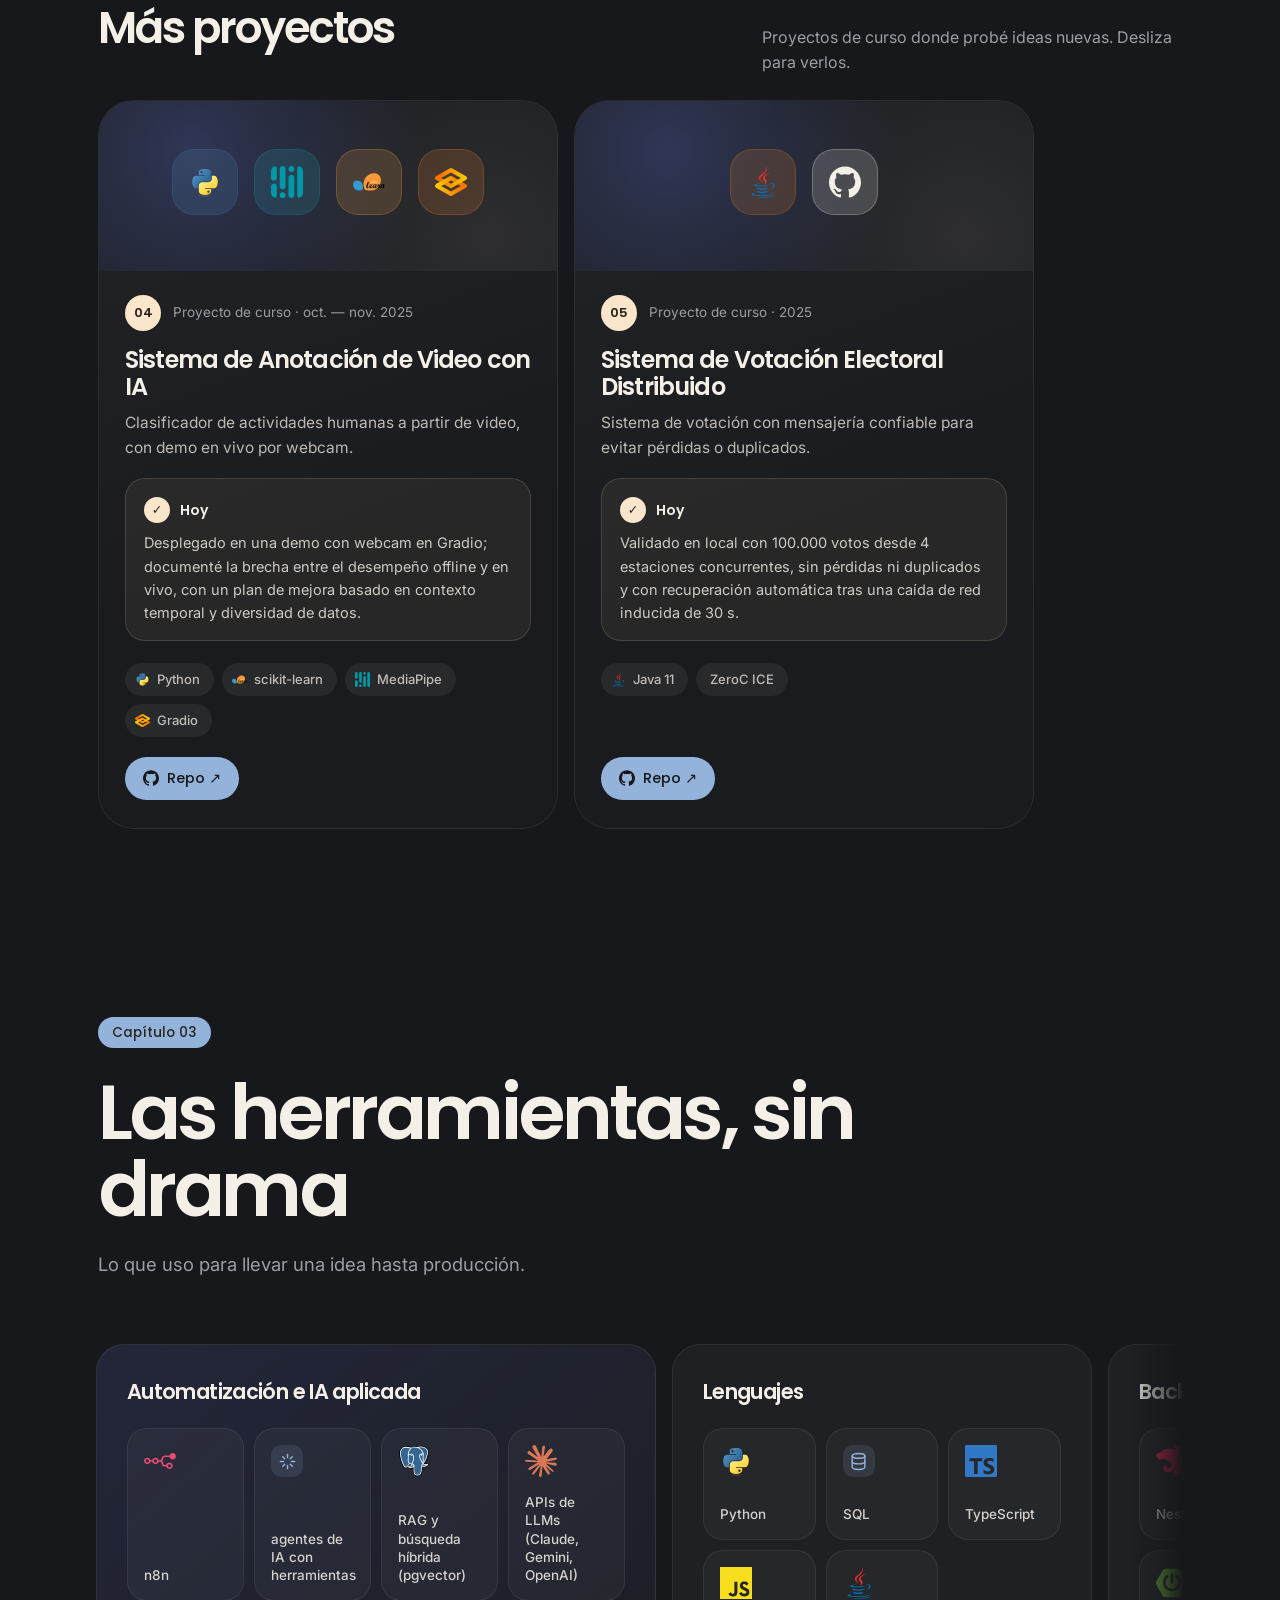
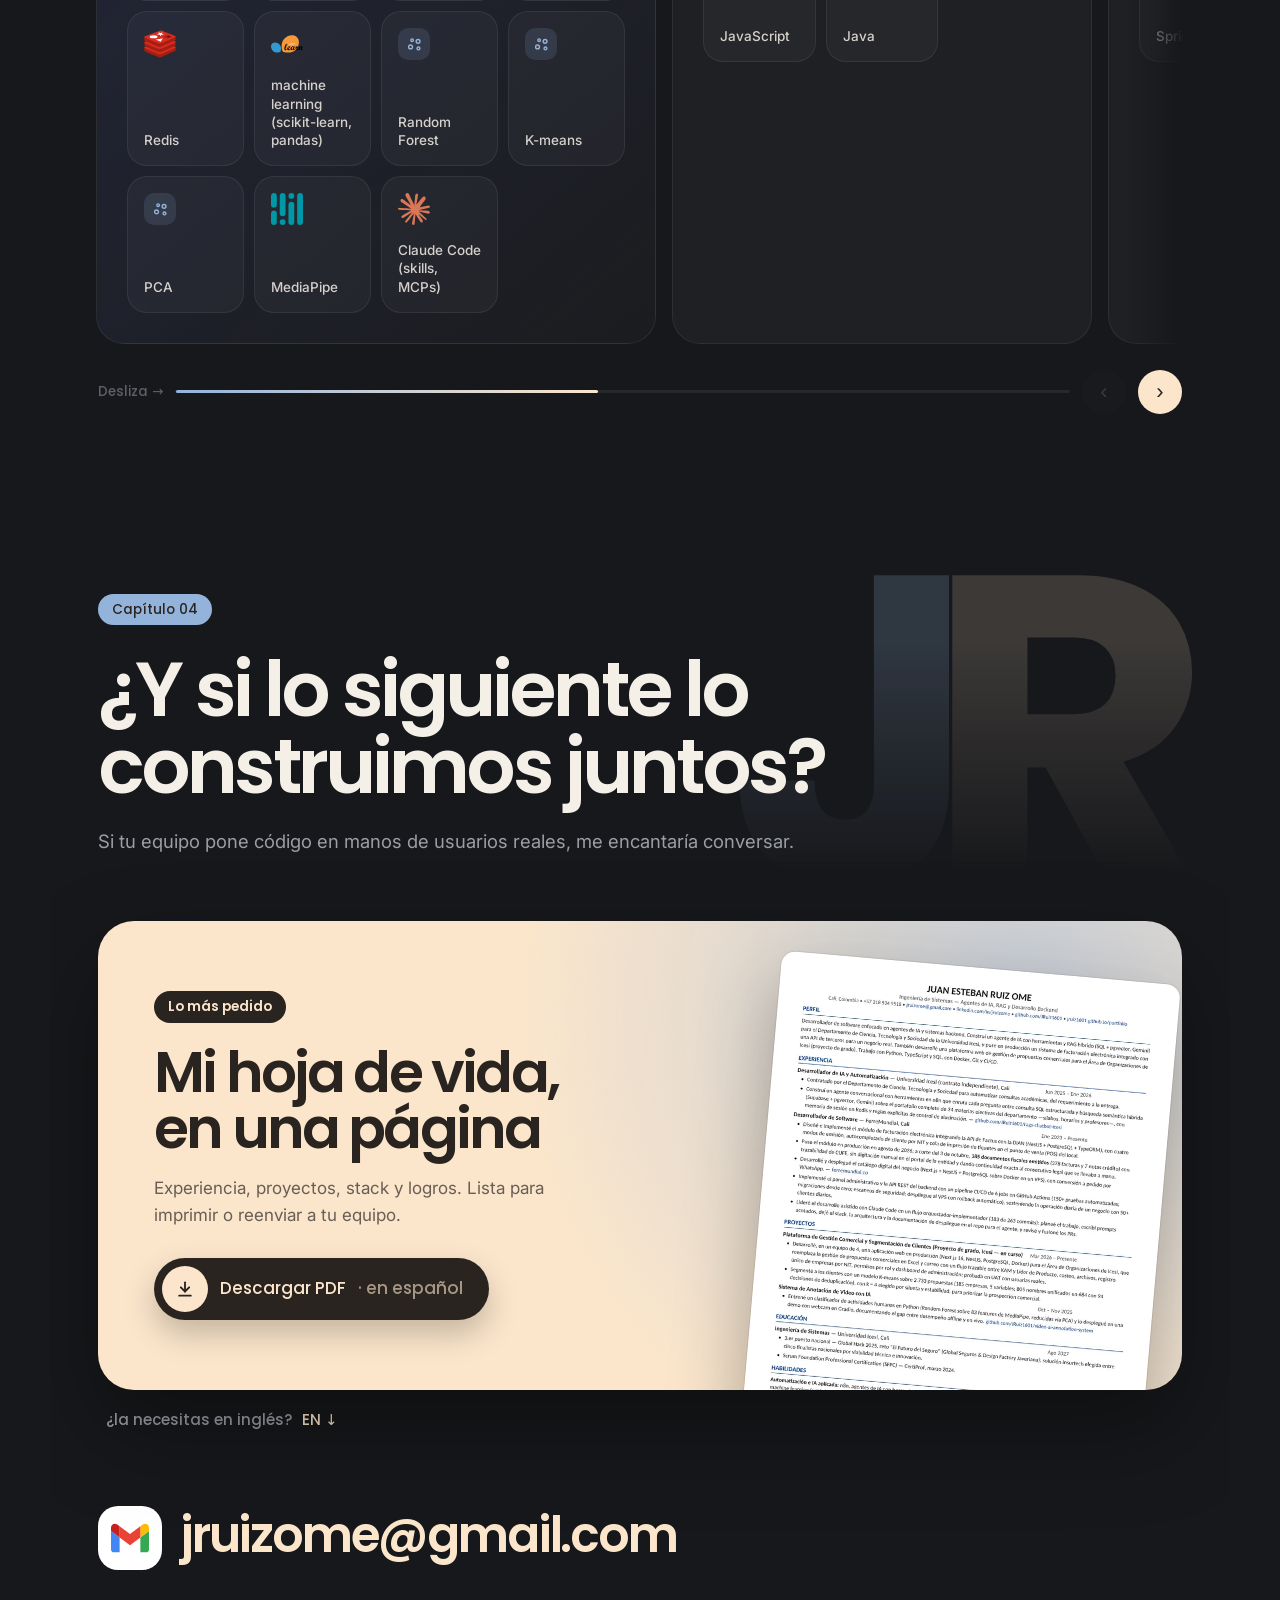
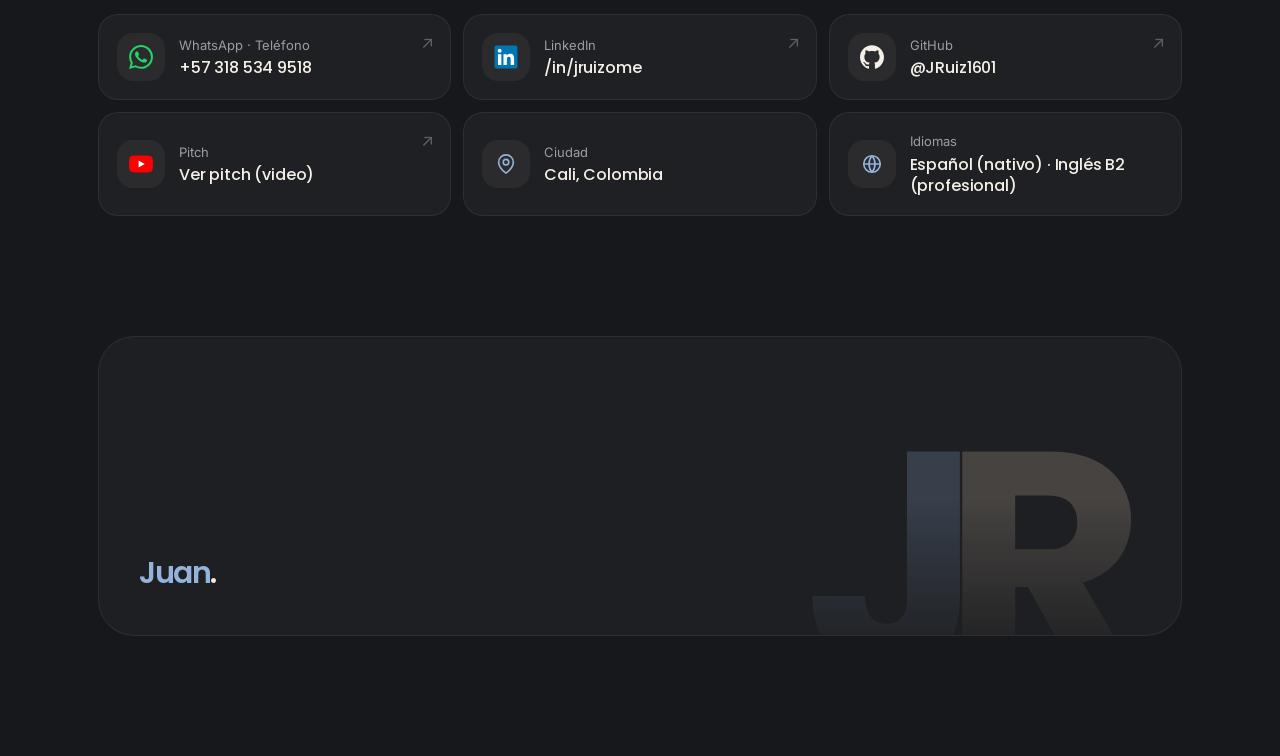
<file: suave/index.html>
<!DOCTYPE html>
<html lang="es">
<head>
<meta charset="UTF-8">
<meta name="viewport" content="width=device-width, initial-scale=1.0">
<title>Juan Esteban Ruiz Ome</title>
<meta http-equiv="refresh" content="0; url=../">
<link rel="canonical" href="../">
<script>location.replace('../' + location.hash);</script>
<style>body{margin:0;background:#17181B;color:#9C9EA6;font:16px system-ui,sans-serif;display:grid;place-items:center;min-height:100vh}a{color:#FBE6CC}</style>
</head>
<body>
<p>El portafolio se mudó. <a href="../">Ir al portafolio</a></p>
</body>
</html>
</file>
<file: styles.css>
/* =========================================================
   juan. — variante "suave"
   Oscuro difuso, crema + azul periwinkle, letra redonda.
   ========================================================= */

:root {
  --bg: #17181B;
  --bg-2: #1C1E22;
  --surface: rgba(255, 255, 255, 0.035);
  --surface-2: rgba(255, 255, 255, 0.06);
  --line: rgba(255, 255, 255, 0.07);
  --text: #F4EFE7;
  --muted: #9C9EA6;
  --faint: #5E6068;
  --cream: #FBE6CC;
  --cream-ink: #2A2420;
  --sky: #93B3DB;
  --sky-soft: rgba(147, 179, 219, 0.14);
  --periwinkle: #4D5AA3;

  --display: 'Poppins', ui-rounded, system-ui, sans-serif;
  --body: 'Inter', system-ui, -apple-system, sans-serif;

  --ease: cubic-bezier(0.22, 1, 0.36, 1);
  --spring: cubic-bezier(0.34, 1.4, 0.64, 1);

  --r-xl: 36px;
  --r-lg: 28px;
  --r-md: 20px;
}

* { margin: 0; padding: 0; box-sizing: border-box; }

html { -webkit-text-size-adjust: 100%; }

body {
  background: var(--bg);
  color: var(--text);
  font-family: var(--body);
  font-size: 17px;
  line-height: 1.6;
  overflow-x: hidden;
  -webkit-font-smoothing: antialiased;
}

a { color: inherit; }
::selection { background: var(--cream); color: var(--cream-ink); }

.sr-only {
  position: absolute; width: 1px; height: 1px; padding: 0; margin: -1px;
  overflow: hidden; clip: rect(0 0 0 0); white-space: nowrap; border: 0;
}

/* ---------- cielo nocturno difuso ---------- */
.sky {
  position: fixed;
  inset: 0;
  z-index: -2;
  overflow: hidden;
  pointer-events: none;
}

.cloud {
  position: absolute;
  border-radius: 50%;
  filter: blur(90px);
  opacity: 0.5;
  will-change: transform;
}
.c1 { width: 52vw; height: 30vw; left: -12vw; top: 58vh; background: var(--periwinkle); opacity: 0.38; animation: drift-a 38s ease-in-out infinite alternate; }
.c2 { width: 40vw; height: 26vw; right: -10vw; top: 8vh; background: #3B4673; opacity: 0.45; animation: drift-b 44s ease-in-out infinite alternate; }
.c3 { width: 30vw; height: 22vw; left: 30vw; top: -12vh; background: #5D5148; opacity: 0.28; animation: drift-a 52s ease-in-out infinite alternate-reverse; }
.c4 { width: 34vw; height: 20vw; right: 8vw; bottom: -14vh; background: #6F7FA8; opacity: 0.22; animation: drift-b 46s ease-in-out infinite alternate-reverse; }

@keyframes drift-a { from { transform: translate3d(0, 0, 0) scale(1); } to { transform: translate3d(6vw, -4vh, 0) scale(1.12); } }
@keyframes drift-b { from { transform: translate3d(0, 0, 0) scale(1.05); } to { transform: translate3d(-5vw, 5vh, 0) scale(0.95); } }

.grain {
  position: fixed;
  inset: -50%;
  z-index: -1;
  pointer-events: none;
  opacity: 0.06;
  background-image: url("data:image/svg+xml;utf8,<svg xmlns='http://www.w3.org/2000/svg' width='160' height='160'><filter id='n'><feTurbulence type='fractalNoise' baseFrequency='0.85' numOctaves='2' stitchTiles='stitch'/><feColorMatrix values='0 0 0 0 1  0 0 0 0 1  0 0 0 0 1  0 0 0 0.9 0'/></filter><rect width='100%' height='100%' filter='url(%23n)'/></svg>");
}

/* ---------- motion ---------- */
@keyframes rise {
  from { opacity: 0; transform: translateY(18px); filter: blur(8px); }
  to { opacity: 1; transform: none; filter: blur(0); }
}
@keyframes breathe {
  0%, 100% { box-shadow: 0 0 0 0 rgba(251, 230, 204, 0.5); }
  60% { box-shadow: 0 0 0 7px rgba(251, 230, 204, 0); }
}
@keyframes icon-pulse { 0% { transform: scale(1); } 40% { transform: scale(1.2); } 100% { transform: scale(1); } }
@keyframes float { 0%, 100% { transform: translateY(0); } 50% { transform: translateY(-10px); } }

.reveal {
  opacity: 0;
  transform: translateY(34px);
  filter: blur(6px);
  transition: opacity 1s var(--ease), transform 1s var(--ease), filter 1s var(--ease);
}
.reveal.in { opacity: 1; transform: none; filter: none; }

/* ---------- marca + idioma ---------- */
.brand {
  position: fixed;
  top: 22px;
  left: 28px;
  z-index: 90;
  font-family: var(--display);
  font-weight: 600;
  font-size: 26px;
  letter-spacing: -0.05em;
  line-height: 1;
  color: var(--sky);
  text-decoration: none;
  padding: 8px 4px;
}
.brand span, .footer-brand span { color: var(--cream); }

.lang-switch {
  position: fixed;
  top: 22px;
  right: 24px;
  z-index: 90;
  display: flex;
  padding: 4px;
  border-radius: 999px;
  background: rgba(30, 32, 37, 0.55);
  backdrop-filter: blur(18px) saturate(150%);
  -webkit-backdrop-filter: blur(18px) saturate(150%);
  border: 1px solid var(--line);
}
.lang-btn {
  font-family: var(--display);
  font-size: 13px;
  font-weight: 500;
  padding: 6px 13px;
  border-radius: 999px;
  border: none;
  background: transparent;
  color: var(--muted);
  cursor: pointer;
  transition: background 0.35s var(--ease), color 0.35s var(--ease);
}
.lang-btn.active { background: var(--cream); color: var(--cream-ink); }
.lang-btn:focus-visible { outline: none; box-shadow: 0 0 0 2px var(--sky); }

/* ---------- navbar (misma lógica, piel suave) ---------- */
.navbar-wrap {
  position: fixed;
  top: 20px;
  left: 50%;
  transform: translateX(-50%);
  z-index: 100;
}
.navbar {
  position: relative;
  display: flex;
  align-items: center;
  gap: 2px;
  padding: 6px;
  border-radius: 999px;
  background: rgba(30, 32, 37, 0.55);
  backdrop-filter: blur(22px) saturate(160%);
  -webkit-backdrop-filter: blur(22px) saturate(160%);
  border: 1px solid var(--line);
  box-shadow: 0 12px 40px rgba(0, 0, 0, 0.3);
  touch-action: none;
  user-select: none;
  -webkit-user-select: none;
  -webkit-touch-callout: none;
  cursor: grab;
}
.navbar.dragging { cursor: grabbing; }
.nav-indicator {
  position: absolute;
  top: 6px;
  left: 6px;
  height: calc(100% - 12px);
  border-radius: 999px;
  background: linear-gradient(180deg, #FFF4E4 0%, #FBE6CC 55%, #F3D9B8 100%);
  box-shadow:
    inset 0 1px 0 rgba(255, 255, 255, 0.75),
    inset 0 -3px 8px rgba(42, 36, 32, 0.08),
    0 6px 22px rgba(251, 230, 204, 0.22);
  transform-origin: 50% 50%;
  pointer-events: none;
  will-change: transform, width, scale;
}
.nav-item {
  position: relative;
  z-index: 1;
  display: flex;
  align-items: center;
  gap: 8px;
  padding: 10px 18px;
  border-radius: 999px;
  font-family: var(--display);
  font-size: 14px;
  font-weight: 500;
  letter-spacing: -0.01em;
  color: var(--muted);
  background: transparent;
  border: none;
  cursor: pointer;
  white-space: nowrap;
  transition: color 0.45s var(--ease), transform 0.25s var(--ease);
}
.nav-item:hover { color: var(--text); }
.nav-item.active, .nav-item.under { color: var(--cream-ink); }
.nav-item.under:not(.active) { transition-duration: 0.15s; }
.nav-item:active { transform: scale(0.95); }
.nav-item:focus-visible { outline: none; box-shadow: 0 0 0 2px var(--sky); }
.nav-item svg { width: 16px; height: 16px; flex-shrink: 0; }
.nav-item svg.pulse { animation: icon-pulse 0.3s ease; }

/* ---------- hero ---------- */
.hero {
  position: relative;
  max-width: 1180px;
  margin: 0 auto;
  min-height: 100vh;
  min-height: 100svh;
  padding: 130px 48px 110px;
  display: grid;
  grid-template-columns: 1.25fr 0.75fr;
  gap: 56px;
  align-items: center;
}

.eyebrow {
  font-family: var(--display);
  font-size: 14px;
  font-weight: 500;
  color: var(--sky);
  letter-spacing: -0.005em;
  margin-bottom: 22px;
  animation: rise 1s var(--ease) both;
}

.hello {
  font-family: var(--display);
  font-weight: 600;
  font-size: clamp(52px, 7.6vw, 104px);
  line-height: 0.98;
  letter-spacing: -0.055em;
  color: var(--text);
  max-width: 10ch;
  animation: rise 1.1s var(--ease) 0.08s both;
}

.lead {
  margin-top: 30px;
  max-width: 34ch;
  font-family: var(--display);
  font-size: clamp(19px, 1.7vw, 23px);
  font-weight: 400;
  line-height: 1.5;
  letter-spacing: -0.015em;
  color: rgba(244, 239, 231, 0.72);
  animation: rise 1.1s var(--ease) 0.18s both;
}

.status {
  display: inline-flex;
  flex-wrap: wrap;
  align-items: center;
  gap: 6px 10px;
  margin-top: 30px;
  padding: 10px 18px 10px 14px;
  border-radius: 999px;
  background: var(--surface);
  border: 1px solid var(--line);
  animation: rise 1.1s var(--ease) 0.28s both;
}
.status-dot {
  width: 8px;
  height: 8px;
  border-radius: 50%;
  background: var(--cream);
  animation: breathe 2.8s ease-out infinite;
}
.status-main { font-family: var(--display); font-weight: 500; font-size: 14.5px; color: var(--text); }
.status-sub { font-size: 13.5px; color: var(--muted); }

.cta-row {
  display: flex;
  flex-wrap: wrap;
  align-items: center;
  gap: 12px 14px;
  margin-top: 40px;
  animation: rise 1.1s var(--ease) 0.3s both;
}

.btn {
  display: inline-flex;
  align-items: center;
  gap: 10px;
  font-family: var(--display);
  font-size: 15.5px;
  font-weight: 500;
  letter-spacing: -0.01em;
  padding: 15px 26px;
  border-radius: 999px;
  text-decoration: none;
  cursor: pointer;
  transition: transform 0.45s var(--spring), background 0.35s var(--ease), color 0.35s var(--ease), box-shadow 0.45s var(--ease);
}
.btn svg { width: 17px; height: 17px; transition: transform 0.45s var(--spring); }
.btn-cream { background: var(--cream); color: var(--cream-ink); box-shadow: 0 10px 30px rgba(251, 230, 204, 0.12); }
.btn-cream:hover { transform: translateY(-2px); box-shadow: 0 16px 40px rgba(251, 230, 204, 0.2); }
.btn-cream:hover svg { transform: translateY(3px); }
.btn-soft { background: var(--surface-2); color: var(--text); }
.btn-soft:hover { background: rgba(147, 179, 219, 0.16); color: var(--sky); transform: translateY(-2px); }
.btn:focus-visible { outline: none; box-shadow: 0 0 0 3px var(--bg), 0 0 0 5px var(--sky); }

/* la única HV del hero: un link de texto, nada más */
.hv-link {
  display: inline-flex;
  align-items: center;
  gap: 6px;
  margin-left: 6px;
  padding: 8px 4px;
  font-family: var(--display);
  font-size: 15px;
  font-weight: 500;
  color: var(--muted);
  text-decoration: none;
  border-bottom: 1px dashed rgba(156, 158, 166, 0.4);
  transition: color 0.3s var(--ease), border-color 0.3s var(--ease);
}
.hv-link svg { width: 15px; height: 15px; transition: transform 0.4s var(--spring); }
.hv-link:hover { color: var(--cream); border-color: rgba(251, 230, 204, 0.6); }
.hv-link:hover svg { transform: translateY(2px); }
.hv-link:focus-visible { outline: none; color: var(--cream); }

/* retrato en disco crema, guiño al sello de la marca */
.portrait {
  position: relative;
  justify-self: center;
  width: min(100%, 400px);
  animation: rise 1.3s var(--ease) 0.3s both;
}
.portrait::before {
  content: '';
  position: absolute;
  inset: -6%;
  border-radius: 50%;
  background: radial-gradient(circle, rgba(147, 179, 219, 0.28), transparent 65%);
  filter: blur(30px);
  z-index: -1;
}
.portrait-disc {
  position: relative;
  display: block;
  width: 100%;
  aspect-ratio: 1;
  padding: 0;
  border: none;
  background: none;
  cursor: pointer;
  font: inherit;
  color: inherit;
  animation: float 9s ease-in-out infinite;
}
/* el fondo de la foto ahora es la misma noche difusa de la página */
.portrait-bg {
  position: absolute;
  inset: 0;
  border-radius: 50%;
  background:
    radial-gradient(circle at 70% 28%, rgba(147, 179, 219, 0.55), transparent 48%),
    radial-gradient(circle at 25% 80%, rgba(251, 230, 204, 0.16), transparent 50%),
    linear-gradient(160deg, #3E4A8C 0%, #2A2F52 48%, #1D1F26 100%);
  box-shadow:
    inset 0 0 0 1px rgba(255, 255, 255, 0.08),
    0 30px 80px rgba(0, 0, 0, 0.35);
}
.portrait-bg::after {
  content: '';
  position: absolute;
  inset: -10px;
  border-radius: 50%;
  border: 1px solid rgba(251, 230, 204, 0.18);
}
/* la persona sale un poco por encima del disco y se recorta en la curva de abajo */
.portrait-disc img {
  position: absolute;
  left: -4%;
  bottom: 0;
  width: 108%;
  height: 128%;
  object-fit: cover;
  object-position: 50% 0%;
  clip-path: inset(0 0 0 0 round 0 0 46.3% 46.3% / 0 0 39% 39%);
  filter: drop-shadow(0 18px 30px rgba(10, 12, 20, 0.45));
  transform-origin: 50% 100%;
  transition: transform 0.9s var(--ease);
}
.portrait-disc:hover img { transform: scale(1.025); }
.portrait-disc:focus-visible { outline: none; }
.portrait-disc:focus-visible .portrait-bg { box-shadow: 0 0 0 4px var(--bg), 0 0 0 6px var(--sky); }

.portrait-play {
  position: absolute;
  left: 50%;
  bottom: -4px;
  transform: translateX(-50%);
  display: inline-flex;
  align-items: center;
  gap: 10px;
  padding: 6px 18px 6px 6px;
  border-radius: 999px;
  background: rgba(23, 24, 27, 0.82);
  backdrop-filter: blur(14px);
  -webkit-backdrop-filter: blur(14px);
  border: 1px solid var(--line);
  font-family: var(--display);
  font-size: 14px;
  font-weight: 500;
  color: var(--text);
  white-space: nowrap;
  box-shadow: 0 10px 30px rgba(0, 0, 0, 0.35);
  transition: transform 0.45s var(--spring);
}
.portrait-play-icon {
  width: 34px;
  height: 34px;
  border-radius: 50%;
  display: grid;
  place-items: center;
  background: var(--sky);
  color: var(--bg);
}
.portrait-play-icon svg { width: 14px; height: 14px; margin-left: 2px; }
.portrait-disc:hover .portrait-play { transform: translateX(-50%) translateY(-3px); }

.portrait-tag {
  position: absolute;
  top: 8%;
  right: -4%;
  padding: 7px 14px;
  border-radius: 999px;
  background: var(--sky);
  color: var(--bg);
  font-family: var(--display);
  font-size: 13px;
  font-weight: 600;
  letter-spacing: -0.01em;
  transform: rotate(8deg);
  box-shadow: 0 8px 24px rgba(0, 0, 0, 0.3);
}

.scroll-hint {
  position: absolute;
  left: 50%;
  bottom: 30px;
  transform: translateX(-50%);
  display: flex;
  flex-direction: column;
  align-items: center;
  gap: 12px;
  font-family: var(--display);
  font-size: 13px;
  color: var(--faint);
  text-decoration: none;
  animation: rise 1s var(--ease) 1.2s both;
}
.scroll-hint-dot {
  width: 22px;
  height: 36px;
  border-radius: 999px;
  border: 1.5px solid var(--faint);
  position: relative;
}
.scroll-hint-dot::after {
  content: '';
  position: absolute;
  left: 50%;
  top: 7px;
  width: 4px;
  height: 7px;
  margin-left: -2px;
  border-radius: 999px;
  background: var(--cream);
  animation: wheel 2.2s var(--ease) infinite;
}
@keyframes wheel { 0% { opacity: 0; transform: translateY(0); } 30% { opacity: 1; } 100% { opacity: 0; transform: translateY(12px); } }

/* ---------- manifiesto ---------- */
.manifesto {
  max-width: 1180px;
  margin: 0 auto;
  padding: 120px 48px 140px;
}
.manifesto-text {
  font-family: var(--display);
  font-weight: 500;
  font-size: clamp(30px, 4.4vw, 60px);
  line-height: 1.18;
  letter-spacing: -0.04em;
  max-width: 22ch;
}
.manifesto-text .w {
  color: rgba(244, 239, 231, 0.14);
  transition: color 0.5s var(--ease);
}
.manifesto-text .w.lit { color: var(--text); }
.manifesto-text .w.em.lit { color: var(--cream); }

.numbers { margin-top: 90px; }
.numbers-title {
  font-family: var(--display);
  font-size: 15px;
  font-weight: 500;
  color: var(--sky);
  margin-bottom: 22px;
}
.numbers-row {
  display: grid;
  grid-template-columns: repeat(4, 1fr);
  gap: 14px;
}
.number {
  padding: 26px 24px 24px;
  border-radius: var(--r-lg);
  background: var(--surface);
  border: 1px solid var(--line);
}
.number:nth-child(2) { transition-delay: 0.08s; }
.number:nth-child(3) { transition-delay: 0.16s; }
.number:nth-child(4) { transition-delay: 0.24s; }
.number-big {
  font-family: var(--display);
  font-weight: 600;
  font-size: clamp(38px, 4vw, 54px);
  line-height: 1;
  letter-spacing: -0.05em;
  color: var(--text);
}
.number-label { margin-top: 12px; font-size: 14.5px; line-height: 1.45; color: var(--muted); max-width: 18ch; }

/* ---------- capítulos ---------- */
main { position: relative; }

.section {
  position: relative;
  max-width: 1180px;
  margin: 0 auto;
  padding: 120px 48px 60px;
  scroll-margin-top: 40px;
}
.section-last { padding-bottom: 120px; }

.chapter-head { margin-bottom: 64px; max-width: 900px; }
.chapter-kicker {
  display: inline-block;
  font-family: var(--display);
  font-size: 13.5px;
  font-weight: 500;
  color: var(--cream-ink);
  background: var(--sky);
  padding: 5px 14px;
  border-radius: 999px;
  margin-bottom: 26px;
}
.chapter-title {
  font-family: var(--display);
  font-weight: 600;
  font-size: clamp(40px, 6vw, 82px);
  line-height: 1;
  letter-spacing: -0.05em;
  color: var(--text);
}
.chapter-intro {
  margin-top: 22px;
  max-width: 46ch;
  font-size: 18.5px;
  line-height: 1.6;
  color: var(--muted);
}

/* ---------- experiencia: línea de tiempo ---------- */
.timeline { display: flex; flex-direction: column; }
.job {
  display: grid;
  grid-template-columns: 40px 1fr;
  gap: 20px;
}
.job-rail { position: relative; display: flex; justify-content: center; }
.job-rail::before {
  content: '';
  position: absolute;
  top: 10px;
  bottom: -10px;
  width: 2px;
  border-radius: 2px;
  background: linear-gradient(to bottom, rgba(147, 179, 219, 0.5), rgba(147, 179, 219, 0.05));
}
.job:last-child .job-rail::before { bottom: 40%; }
.job-dot {
  position: relative;
  margin-top: 6px;
  width: 16px;
  height: 16px;
  border-radius: 50%;
  background: var(--bg);
  border: 4px solid var(--cream);
}
.job-body { padding-bottom: 72px; max-width: 820px; }
.job-when { font-family: var(--display); font-size: 14px; font-weight: 500; color: var(--sky); }
.job-title {
  margin-top: 10px;
  font-family: var(--display);
  font-weight: 600;
  font-size: clamp(26px, 2.8vw, 36px);
  line-height: 1.12;
  letter-spacing: -0.035em;
}
.job-at { color: var(--muted); font-weight: 500; }
.job-lead {
  margin-top: 18px;
  font-family: var(--display);
  font-size: clamp(18px, 1.6vw, 21px);
  font-weight: 400;
  line-height: 1.55;
  letter-spacing: -0.012em;
  color: rgba(244, 239, 231, 0.8);
  max-width: 52ch;
}

.job-more { margin-top: 22px; }
.job-more summary {
  display: inline-flex;
  align-items: center;
  gap: 10px;
  list-style: none;
  cursor: pointer;
  padding: 9px 12px 9px 18px;
  border-radius: 999px;
  background: var(--surface-2);
  font-family: var(--display);
  font-size: 14.5px;
  font-weight: 500;
  color: var(--text);
  transition: background 0.3s var(--ease);
}
.job-more summary::-webkit-details-marker { display: none; }
.job-more summary:hover { background: rgba(147, 179, 219, 0.16); }
.job-more summary:focus-visible { outline: none; box-shadow: 0 0 0 2px var(--sky); }
.job-more-icon {
  position: relative;
  width: 22px;
  height: 22px;
  border-radius: 50%;
  background: var(--cream);
}
.job-more-icon::before, .job-more-icon::after {
  content: '';
  position: absolute;
  left: 50%;
  top: 50%;
  width: 10px;
  height: 2px;
  margin: -1px 0 0 -5px;
  border-radius: 2px;
  background: var(--cream-ink);
  transition: transform 0.4s var(--spring);
}
.job-more-icon::after { transform: rotate(90deg); }
.job-more[open] .job-more-icon::after { transform: rotate(0); }

.job-logros {
  margin-top: 20px;
  padding: 0;
  list-style: none;
  display: flex;
  flex-direction: column;
  gap: 14px;
  animation: rise 0.7s var(--ease) both;
}
.job-logros li {
  position: relative;
  padding-left: 24px;
  font-size: 16px;
  line-height: 1.65;
  color: var(--muted);
}
.job-logros li::before {
  content: '';
  position: absolute;
  left: 2px;
  top: 0.62em;
  width: 8px;
  height: 8px;
  border-radius: 50%;
  background: rgba(147, 179, 219, 0.55);
}

.chip-row { display: flex; flex-wrap: wrap; gap: 8px; margin-top: 22px; }
.chip {
  font-size: 13px;
  font-weight: 500;
  color: rgba(244, 239, 231, 0.75);
  padding: 6px 14px;
  border-radius: 999px;
  background: var(--surface-2);
}

.along {
  margin-top: 30px;
  padding: 34px;
  border-radius: var(--r-xl);
  background: var(--surface);
  border: 1px solid var(--line);
}
.along-title { font-family: var(--display); font-size: 15px; font-weight: 500; color: var(--sky); margin-bottom: 22px; }
.along-grid { display: grid; grid-template-columns: repeat(3, 1fr); gap: 30px; }
.aside-title { font-family: var(--display); font-weight: 600; font-size: 18px; letter-spacing: -0.02em; line-height: 1.3; }
.aside-detail { margin-top: 8px; font-size: 14.5px; line-height: 1.55; color: var(--muted); }
.aside-when {
  display: inline-block;
  margin-top: 12px;
  font-size: 12.5px;
  font-weight: 500;
  color: var(--cream);
  background: rgba(251, 230, 204, 0.08);
  padding: 3px 11px;
  border-radius: 999px;
}

/* ---------- proyectos: historias ---------- */
.stories { display: flex; flex-direction: column; gap: 40px; }
.story {
  position: relative;
  padding: 48px;
  border-radius: var(--r-xl);
  background: linear-gradient(160deg, rgba(255, 255, 255, 0.05), rgba(255, 255, 255, 0.015) 60%);
  border: 1px solid var(--line);
  overflow: clip;
}
.story::before {
  content: '';
  position: absolute;
  width: 420px;
  height: 420px;
  right: -140px;
  top: -180px;
  border-radius: 50%;
  background: radial-gradient(circle, rgba(77, 90, 163, 0.35), transparent 70%);
  filter: blur(20px);
  pointer-events: none;
}
.story:nth-child(even)::before { left: -160px; right: auto; background: radial-gradient(circle, rgba(251, 230, 204, 0.12), transparent 70%); }

.story-head { display: flex; align-items: center; gap: 18px; flex-wrap: wrap; }
.story-num {
  font-family: var(--display);
  font-weight: 600;
  font-size: 15px;
  width: 46px;
  height: 46px;
  display: grid;
  place-items: center;
  border-radius: 50%;
  background: var(--cream);
  color: var(--cream-ink);
  flex-shrink: 0;
}
.story-meta { display: flex; flex-wrap: wrap; align-items: center; gap: 6px 10px; font-size: 14.5px; color: var(--muted); }
.story-dot { color: var(--faint); }
.story-status {
  margin-left: 4px;
  font-size: 13px;
  font-weight: 500;
  color: var(--sky);
  background: var(--sky-soft);
  padding: 4px 12px;
  border-radius: 999px;
}

.story-name {
  position: relative;
  margin-top: 28px;
  max-width: 22ch;
  font-family: var(--display);
  font-weight: 600;
  font-size: clamp(30px, 3.6vw, 50px);
  line-height: 1.04;
  letter-spacing: -0.045em;
}
.story-pitch {
  position: relative;
  margin-top: 18px;
  max-width: 50ch;
  font-family: var(--display);
  font-size: clamp(18px, 1.6vw, 21px);
  line-height: 1.55;
  letter-spacing: -0.012em;
  color: rgba(244, 239, 231, 0.74);
}

/* galería */
.gallery { position: relative; margin-top: 36px; display: flex; flex-direction: column; gap: 12px; }
.gallery-stage {
  position: relative;
  border-radius: var(--r-lg);
  overflow: hidden;
  background: var(--bg-2);
  box-shadow: 0 30px 70px rgba(0, 0, 0, 0.35);
}
.gallery-track {
  display: flex;
  aspect-ratio: 16 / 9;
  overflow-x: auto;
  scroll-snap-type: x mandatory;
  scrollbar-width: none;
  overscroll-behavior-x: contain;
}
.gallery-track::-webkit-scrollbar { display: none; }
.slide {
  position: relative;
  flex: 0 0 100%;
  scroll-snap-align: start;
  border: none;
  padding: 0;
  margin: 0;
  background: var(--bg-2);
  cursor: zoom-in;
  overflow: hidden;
}
.slide img {
  position: absolute;
  inset: 0;
  width: 100%;
  height: 100%;
  object-fit: cover;
  object-position: top center;
  transition: transform 0.9s var(--ease);
}
.slide img.fit-contain { object-fit: contain; object-position: center; padding: 18px 18px 56px; }
.slide:hover img { transform: scale(1.02); }
.slide:focus-visible { outline: 2px solid var(--sky); outline-offset: -6px; border-radius: var(--r-lg); }
.gallery-stage::after {
  content: '';
  position: absolute;
  inset: auto 0 0 0;
  height: 96px;
  background: linear-gradient(to top, rgba(23, 24, 27, 0.85), transparent);
  pointer-events: none;
}
.gallery-caption {
  position: absolute;
  left: 22px;
  right: 22px;
  bottom: 18px;
  z-index: 2;
  display: flex;
  align-items: center;
  justify-content: space-between;
  gap: 12px;
  pointer-events: none;
}
.gallery-caption-text { font-size: 14px; color: var(--text); text-shadow: 0 1px 10px rgba(0, 0, 0, 0.6); }
.gallery-count {
  flex-shrink: 0;
  font-family: var(--display);
  font-size: 12.5px;
  font-weight: 500;
  padding: 4px 11px;
  border-radius: 999px;
  background: rgba(23, 24, 27, 0.6);
  backdrop-filter: blur(10px);
  -webkit-backdrop-filter: blur(10px);
}
.gallery-arrow {
  position: absolute;
  top: 50%;
  z-index: 2;
  width: 46px;
  height: 46px;
  margin-top: -23px;
  border: none;
  border-radius: 50%;
  background: rgba(251, 230, 204, 0.92);
  color: var(--cream-ink);
  font-size: 24px;
  line-height: 1;
  cursor: pointer;
  opacity: 0;
  transform: scale(0.9);
  transition: opacity 0.35s var(--ease), transform 0.45s var(--spring);
}
.gallery-arrow.prev { left: 18px; }
.gallery-arrow.next { right: 18px; }
.gallery-stage:hover .gallery-arrow, .gallery-arrow:focus-visible { opacity: 1; transform: none; }
.gallery-arrow:focus-visible { outline: none; box-shadow: 0 0 0 3px var(--sky); }

.gallery-thumbs { display: flex; gap: 10px; }
.thumb {
  flex: 1;
  min-width: 0;
  max-width: 130px;
  aspect-ratio: 16 / 10;
  padding: 0;
  border: 2px solid transparent;
  border-radius: 14px;
  overflow: hidden;
  background: var(--bg-2);
  cursor: pointer;
  opacity: 0.45;
  transition: opacity 0.35s var(--ease), border-color 0.35s var(--ease), transform 0.45s var(--spring);
}
.thumb img { display: block; width: 100%; height: 100%; object-fit: cover; object-position: top center; }
.thumb.fit-contain img { object-fit: contain; }
.thumb:hover { opacity: 0.8; transform: translateY(-2px); }
.thumb.on { opacity: 1; border-color: var(--cream); }
.thumb:focus-visible { outline: none; box-shadow: 0 0 0 2px var(--sky); }

.gallery-dots {
  position: absolute;
  top: 14px;
  left: 50%;
  transform: translateX(-50%);
  z-index: 2;
  display: none;
  gap: 6px;
  padding: 6px 9px;
  border-radius: 999px;
  background: rgba(23, 24, 27, 0.55);
  backdrop-filter: blur(10px);
  -webkit-backdrop-filter: blur(10px);
}
.dot { width: 6px; height: 6px; border-radius: 999px; background: rgba(255, 255, 255, 0.3); transition: width 0.4s var(--ease), background 0.4s var(--ease); }
.dot.on { width: 18px; background: var(--cream); }

/* pasos de la historia */
.steps {
  position: relative;
  list-style: none;
  margin-top: 40px;
  display: grid;
  gap: 16px;
}
.steps-3 { grid-template-columns: repeat(3, 1fr); }
.steps-4 { grid-template-columns: repeat(2, 1fr); }
.step {
  position: relative;
  padding: 26px 26px 28px;
  border-radius: var(--r-md);
  background: rgba(255, 255, 255, 0.03);
  border: 1px solid var(--line);
}
.step-label {
  display: inline-flex;
  align-items: center;
  gap: 10px;
  font-family: var(--display);
  font-size: 15px;
  font-weight: 600;
  letter-spacing: -0.01em;
  color: var(--text);
  margin-bottom: 12px;
}
.step-n {
  width: 26px;
  height: 26px;
  display: grid;
  place-items: center;
  border-radius: 50%;
  font-size: 12.5px;
  background: var(--surface-2);
  color: var(--muted);
}
.step p { font-size: 15.5px; line-height: 1.65; color: var(--muted); }
.step-resultado { background: rgba(251, 230, 204, 0.06); border-color: rgba(251, 230, 204, 0.16); }
.step-resultado .step-n { background: var(--cream); color: var(--cream-ink); }
.step-resultado p { color: rgba(244, 239, 231, 0.85); }
.step-analitica { background: var(--sky-soft); border-color: rgba(147, 179, 219, 0.2); }
.step-analitica .step-n { background: var(--sky); color: var(--bg); }

.story-foot {
  margin-top: 30px;
  display: flex;
  flex-wrap: wrap;
  align-items: flex-end;
  justify-content: space-between;
  gap: 18px 30px;
}
.story-stack { flex: 1 1 420px; }
.story-stack-label { font-family: var(--display); font-size: 13.5px; font-weight: 500; color: var(--faint); }
.story-stack .chip-row { margin-top: 10px; }
.story-links { display: flex; flex-wrap: wrap; gap: 10px; }
.pill-link {
  font-family: var(--display);
  font-size: 14.5px;
  font-weight: 500;
  text-decoration: none;
  padding: 10px 18px;
  border-radius: 999px;
  background: var(--sky);
  color: var(--bg);
  transition: transform 0.45s var(--spring), background 0.3s var(--ease);
}
.pill-link:hover { transform: translateY(-2px); background: var(--cream); color: var(--cream-ink); }
.pill-link:focus-visible { outline: none; box-shadow: 0 0 0 3px var(--bg), 0 0 0 5px var(--sky); }

/* ---------- logos en chips ---------- */
.chip { display: inline-flex; align-items: center; gap: 7px; }
.chip.has-logo { padding-left: 10px; }
.chip-logo { width: 15px; height: 15px; flex-shrink: 0; color: var(--brand); }

/* ---------- franja de logos ---------- */
.marquee-band { padding: 10px 0 30px; }
.marquee-title {
  text-align: center;
  font-family: var(--display);
  font-size: 14px;
  font-weight: 500;
  color: var(--faint);
  margin-bottom: 18px;
}
.marquee {
  overflow: hidden;
  -webkit-mask-image: linear-gradient(to right, transparent, #000 12%, #000 88%, transparent);
  mask-image: linear-gradient(to right, transparent, #000 12%, #000 88%, transparent);
}
.mq-track { display: flex; width: max-content; animation: marquee 60s linear infinite; }
.marquee:hover .mq-track { animation-play-state: paused; }
.mq-set { display: flex; gap: 14px; padding-right: 14px; }
@keyframes marquee { to { transform: translateX(-50%); } }
.mq-item {
  display: inline-flex;
  align-items: center;
  gap: 12px;
  padding: 12px 22px 12px 14px;
  border-radius: 999px;
  background: var(--surface);
  border: 1px solid var(--line);
  font-family: var(--display);
  font-size: 15px;
  font-weight: 500;
  color: rgba(244, 239, 231, 0.8);
  white-space: nowrap;
}
.mq-logo {
  width: 34px;
  height: 34px;
  padding: 7px;
  border-radius: 50%;
  color: var(--brand);
  background: color-mix(in srgb, var(--brand) 14%, transparent);
}

/* ---------- cifras con icono ---------- */
.number { position: relative; overflow: hidden; }
.number-icon {
  display: grid;
  place-items: center;
  width: 44px;
  height: 44px;
  border-radius: 14px;
  margin-bottom: 22px;
  background: var(--sky-soft);
  color: var(--sky);
}
.number:nth-child(even) .number-icon { background: rgba(251, 230, 204, 0.1); color: var(--cream); }
.number-icon .ico { width: 22px; height: 22px; }

/* ---------- logos de organizaciones ---------- */
.job { grid-template-columns: 64px 1fr; gap: 24px; }
.job-rail::before { top: 70px; }
.job-logo {
  position: relative;
  width: 64px;
  height: 64px;
  border-radius: 22px;
  display: grid;
  place-items: center;
  overflow: hidden;
  box-shadow: 0 10px 30px rgba(0, 0, 0, 0.35);
}
.job-logo img, .story-org img, .aside-org img { width: 100%; height: 100%; object-fit: contain; }
.org-ferremundial { background: #0E1A3D; padding: 5px; }
.org-icesi { background: var(--cream); padding: 10px; }

.story-org {
  width: 46px;
  height: 46px;
  border-radius: 50%;
  display: grid;
  place-items: center;
  overflow: hidden;
  flex-shrink: 0;
  margin-left: -26px;
  border: 3px solid var(--bg-2);
}
.story-org.org-ferremundial { padding: 6px; }
.story-org.org-icesi { padding: 8px; }

.aside-icon {
  display: grid;
  place-items: center;
  width: 48px;
  height: 48px;
  border-radius: 16px;
  margin-bottom: 16px;
  background: rgba(251, 230, 204, 0.1);
  color: var(--cream);
  overflow: hidden;
}
.aside-icon .ico { width: 24px; height: 24px; }
.aside-org { padding: 9px; background: var(--cream); }

/* ---------- escenario de logos (proyectos sin capturas) ---------- */
.logo-stage {
  position: relative;
  margin-top: 36px;
  min-height: 240px;
  border-radius: var(--r-lg);
  display: flex;
  flex-wrap: wrap;
  align-items: center;
  justify-content: center;
  gap: 28px;
  padding: 44px 24px;
  background:
    radial-gradient(circle at 20% 30%, rgba(77, 90, 163, 0.35), transparent 55%),
    radial-gradient(circle at 80% 70%, rgba(251, 230, 204, 0.08), transparent 55%),
    var(--bg-2);
  border: 1px solid var(--line);
  overflow: hidden;
}
.logo-orb {
  display: flex;
  flex-direction: column;
  align-items: center;
  gap: 12px;
  animation: float 7s ease-in-out infinite;
  animation-delay: calc(var(--i) * -1.6s);
}
.orb-logo {
  width: 96px;
  height: 96px;
  padding: 24px;
  border-radius: 32px;
  color: var(--brand);
  background: color-mix(in srgb, var(--brand) 13%, rgba(255, 255, 255, 0.03));
  border: 1px solid color-mix(in srgb, var(--brand) 25%, transparent);
  box-shadow: 0 18px 40px rgba(0, 0, 0, 0.3);
}
.orb-name { font-family: var(--display); font-size: 14px; font-weight: 500; color: var(--muted); }

.pill-link { display: inline-flex; align-items: center; gap: 8px; }
.pill-logo { width: 16px; height: 16px; }

/* ---------- stack: cuadrícula de logos ---------- */
.stack-groups { display: grid; grid-template-columns: repeat(2, 1fr); gap: 16px; }
.stack-group {
  padding: 30px;
  border-radius: var(--r-lg);
  background: var(--surface);
  border: 1px solid var(--line);
}
.stack-group:first-child { grid-column: 1 / -1; background: linear-gradient(140deg, rgba(77, 90, 163, 0.22), rgba(255, 255, 255, 0.02)); }
.stack-group-title { font-family: var(--display); font-weight: 600; font-size: 21px; letter-spacing: -0.03em; }
.tiles {
  margin-top: 20px;
  display: grid;
  grid-template-columns: repeat(auto-fill, minmax(118px, 1fr));
  gap: 10px;
}
.tile {
  display: flex;
  flex-direction: column;
  align-items: flex-start;
  justify-content: space-between;
  gap: 16px;
  min-height: 112px;
  padding: 16px;
  border-radius: var(--r-md);
  background: rgba(255, 255, 255, 0.035);
  border: 1px solid var(--line);
  transition: transform 0.45s var(--spring), border-color 0.3s var(--ease), background 0.3s var(--ease);
}
.tile:hover { transform: translateY(-4px); border-color: rgba(255, 255, 255, 0.14); background: rgba(255, 255, 255, 0.06); }
.tile-logo { width: 32px; height: 32px; color: var(--brand); }
.tile-mono {
  width: 32px;
  height: 32px;
  display: grid;
  place-items: center;
  border-radius: 10px;
  background: var(--sky-soft);
  color: var(--sky);
}
.tile-mono .ico { width: 19px; height: 19px; }
.tile-name { font-size: 13.5px; font-weight: 500; line-height: 1.35; color: rgba(244, 239, 231, 0.85); }

/* ---------- contacto: la HV en grande ---------- */
.hv-hero {
  position: relative;
  display: grid;
  grid-template-columns: 1.1fr 0.9fr;
  align-items: center;
  gap: 40px;
  min-height: 420px;
  padding: 56px 0 56px 56px;
  border-radius: var(--r-xl);
  background:
    radial-gradient(circle at 85% 20%, rgba(147, 179, 219, 0.55), transparent 50%),
    var(--cream);
  color: var(--cream-ink);
  text-decoration: none;
  overflow: hidden;
  box-shadow: 0 40px 90px rgba(0, 0, 0, 0.35);
  transition: transform 0.6s var(--spring), box-shadow 0.6s var(--ease);
}
.hv-hero:hover { transform: translateY(-4px); box-shadow: 0 50px 100px rgba(0, 0, 0, 0.42); }
.hv-hero:focus-visible { outline: none; box-shadow: 0 0 0 4px var(--bg), 0 0 0 6px var(--sky); }
.hv-hero-text { position: relative; z-index: 1; display: flex; flex-direction: column; align-items: flex-start; }
.hv-hero-kicker {
  font-family: var(--display);
  font-size: 13.5px;
  font-weight: 600;
  padding: 5px 14px;
  border-radius: 999px;
  background: var(--cream-ink);
  color: var(--cream);
}
.hv-hero-title {
  margin-top: 22px;
  font-family: var(--display);
  font-weight: 600;
  font-size: clamp(34px, 4.4vw, 60px);
  line-height: 1;
  letter-spacing: -0.05em;
  max-width: 12ch;
}
.hv-hero-copy { margin-top: 18px; max-width: 36ch; font-size: 17px; line-height: 1.55; color: rgba(42, 36, 32, 0.7); }
.hv-hero-btn {
  margin-top: 30px;
  display: inline-flex;
  align-items: center;
  gap: 12px;
  padding: 8px 26px 8px 8px;
  border-radius: 999px;
  background: var(--cream-ink);
  color: var(--cream);
  font-family: var(--display);
  font-size: 17px;
  font-weight: 500;
  box-shadow: 0 14px 30px rgba(42, 36, 32, 0.25);
  transition: transform 0.45s var(--spring);
}
.hv-hero-btn-icon {
  width: 46px;
  height: 46px;
  border-radius: 50%;
  display: grid;
  place-items: center;
  background: var(--cream);
  color: var(--cream-ink);
}
.hv-hero-btn-icon svg { width: 20px; height: 20px; transition: transform 0.45s var(--spring); }
.hv-hero:hover .hv-hero-btn { transform: scale(1.03); }
.hv-hero:hover .hv-hero-btn-icon svg { transform: translateY(3px); }
.hv-hero-lang { color: rgba(251, 230, 204, 0.6); }
.hv-hero-paper {
  position: relative;
  align-self: stretch;
  margin: -20px 0 -140px;
  display: flex;
  justify-content: center;
}
.hv-hero-paper img {
  width: min(100%, 400px);
  height: auto;
  align-self: flex-start;
  border-radius: 14px;
  box-shadow: 0 30px 70px rgba(42, 36, 32, 0.35), 0 0 0 1px rgba(42, 36, 32, 0.08);
  transform: rotate(5deg) translateY(10px);
  transition: transform 0.7s var(--spring);
}
.hv-hero:hover .hv-hero-paper img { transform: rotate(1.5deg) translateY(-6px); }

.hv-other {
  display: inline-flex;
  gap: 10px;
  margin: 18px 0 0 8px;
  font-family: var(--display);
  font-size: 15px;
  font-weight: 500;
  color: var(--muted);
  text-decoration: none;
}
.hv-other span { color: var(--cream); }
.hv-other:hover { color: var(--text); }

.contact-layout { margin-top: 72px; }
.contact-email {
  display: inline-flex;
  align-items: center;
  gap: 18px;
  font-family: var(--display);
  font-weight: 600;
  font-size: clamp(26px, 3.8vw, 52px);
  letter-spacing: -0.045em;
  line-height: 1.1;
  color: var(--cream);
  text-decoration: none;
  overflow-wrap: anywhere;
}
.contact-email span {
  background-image: linear-gradient(var(--cream), var(--cream));
  background-size: 0% 2px;
  background-position: 0 100%;
  background-repeat: no-repeat;
  transition: background-size 0.6s var(--ease);
  padding-bottom: 4px;
}
.contact-email:hover span, .contact-email:focus-visible span { background-size: 100% 2px; }
.contact-email:focus-visible { outline: none; }
.email-logo {
  flex-shrink: 0;
  width: clamp(48px, 5vw, 64px);
  height: clamp(48px, 5vw, 64px);
  padding: 13px;
  border-radius: 20px;
  background: #fff;
  color: var(--brand);
}

.contact-grid {
  margin-top: 36px;
  display: grid;
  grid-template-columns: repeat(3, 1fr);
  gap: 12px;
}
.contact-row {
  position: relative;
  display: flex;
  align-items: center;
  gap: 14px;
  padding: 18px;
  border-radius: var(--r-md);
  background: var(--surface);
  border: 1px solid var(--line);
  text-decoration: none;
  transition: transform 0.45s var(--spring), border-color 0.3s var(--ease), background 0.3s var(--ease);
}
.contact-mark {
  flex-shrink: 0;
  width: 48px;
  height: 48px;
  display: grid;
  place-items: center;
  border-radius: 16px;
  background: rgba(255, 255, 255, 0.05);
}
.mark-logo { width: 24px; height: 24px; color: var(--brand); }
.mark-ico { width: 22px; height: 22px; color: var(--sky); }
.contact-text { display: flex; flex-direction: column; min-width: 0; }
.contact-label { font-size: 13px; color: var(--muted); }
.contact-value { font-family: var(--display); font-size: 16px; font-weight: 500; letter-spacing: -0.01em; overflow-wrap: anywhere; line-height: 1.35; margin-top: 2px; }
.contact-arrow { position: absolute; top: 14px; right: 16px; color: var(--faint); transition: transform 0.45s var(--spring), color 0.3s var(--ease); }
a.contact-row:hover { transform: translateY(-3px); border-color: rgba(255, 255, 255, 0.14); background: rgba(255, 255, 255, 0.055); }
a.contact-row:hover .contact-arrow { color: var(--sky); transform: translate(2px, -2px); }
a.contact-row:focus-visible { outline: none; box-shadow: 0 0 0 2px var(--sky); }

/* ---------- footer: "Juan." + JR grande de marca de agua ---------- */
.footer {
  max-width: 1180px;
  margin: 0 auto;
  padding: 0 48px 120px;
}
.footer-card {
  position: relative;
  overflow: hidden;
  min-height: 300px;
  display: flex;
  align-items: flex-end;
  padding: 0 40px 38px;
  border-radius: var(--r-xl);
  background: rgba(255, 255, 255, 0.03);
  border: 1px solid var(--line);
}
.footer-jr {
  position: absolute;
  right: 36px;
  bottom: -50px;
  font-family: var(--display);
  font-weight: 700;
  font-size: 310px;
  line-height: 0.8;
  letter-spacing: -0.13em;
  padding-right: 0.13em;
  user-select: none;
  pointer-events: none;
  white-space: nowrap;
  /* estilo "se desvanece": presencia arriba y se pierde hacia abajo */
  -webkit-mask-image: linear-gradient(to bottom, #000 25%, transparent 92%);
  mask-image: linear-gradient(to bottom, #000 25%, transparent 92%);
}
.footer-jr .j { color: rgba(147, 179, 219, 0.22); }
.footer-jr .r { color: rgba(251, 230, 204, 0.18); }
.footer-row {
  position: relative;
  z-index: 1;
  display: flex;
  flex-wrap: wrap;
  align-items: baseline;
  gap: 10px 24px;
  font-size: 15px;
  color: var(--muted);
}
.footer-brand { font-family: var(--display); font-weight: 600; font-size: 30px; letter-spacing: -0.05em; color: var(--sky); }
.footer a { color: var(--muted); text-decoration-color: var(--faint); text-underline-offset: 4px; }
.footer a:hover { color: var(--cream); }

/* ---------- modales ---------- */
body.lb-open { overflow: hidden; }

.video-modal, .lightbox {
  position: fixed;
  inset: 0;
  display: flex;
  align-items: center;
  justify-content: center;
  background: rgba(14, 15, 17, 0.88);
  backdrop-filter: blur(16px);
  -webkit-backdrop-filter: blur(16px);
  opacity: 0;
  pointer-events: none;
  transition: opacity 0.4s var(--ease);
}
.video-modal { z-index: 210; padding: 72px 24px 24px; }
.lightbox { z-index: 200; gap: 12px; padding: 24px 16px; }
.video-modal.open, .lightbox.open { opacity: 1; pointer-events: auto; }

.video-frame {
  width: min(1100px, 100%, calc((100vh - 120px) * 16 / 9));
  aspect-ratio: 16 / 9;
  border-radius: var(--r-lg);
  overflow: hidden;
  background: #000;
  box-shadow: 0 30px 80px rgba(0, 0, 0, 0.6);
  transform: scale(0.95);
  transition: transform 0.5s var(--ease);
}
.video-modal.open .video-frame { transform: none; }
.video-frame iframe { width: 100%; height: 100%; border: 0; display: block; }

.lb-figure {
  flex: 1;
  min-width: 0;
  max-width: 1400px;
  height: 100%;
  display: flex;
  flex-direction: column;
  align-items: center;
  justify-content: center;
  gap: 16px;
  margin: 0;
}
.lb-figure img {
  max-width: 100%;
  max-height: calc(100% - 52px);
  object-fit: contain;
  border-radius: var(--r-md);
  box-shadow: 0 30px 80px rgba(0, 0, 0, 0.6);
  transform: scale(0.96);
  transition: transform 0.5s var(--ease);
}
.lightbox.open .lb-figure img { transform: none; }
.lb-figure figcaption { font-size: 14.5px; color: var(--muted); text-align: center; }

.lb-btn {
  flex-shrink: 0;
  width: 46px;
  height: 46px;
  border: none;
  border-radius: 50%;
  background: var(--cream);
  color: var(--cream-ink);
  font-size: 22px;
  cursor: pointer;
  transition: transform 0.45s var(--spring);
}
.lb-btn:hover { transform: scale(1.06); }
.lb-btn:focus-visible { outline: none; box-shadow: 0 0 0 3px var(--bg), 0 0 0 5px var(--sky); }
.lb-close { position: absolute; top: 18px; right: 18px; font-size: 15px; }
.lightbox.single .lb-prev, .lightbox.single .lb-next { visibility: hidden; }

/* ---------- responsive ---------- */
@media (max-width: 1000px) {
  .hero { grid-template-columns: 1fr 0.8fr; gap: 36px; padding-left: 32px; padding-right: 32px; }
  .manifesto, .section, .footer { padding-left: 32px; padding-right: 32px; }
  .numbers-row { grid-template-columns: repeat(2, 1fr); }
  .steps-3 { grid-template-columns: 1fr; }
  .along-grid { grid-template-columns: 1fr 1fr; }
  .contact-grid { grid-template-columns: 1fr 1fr; }
  .hv-hero { grid-template-columns: 1fr; padding: 44px 40px 0; min-height: 0; }
  .hv-hero-paper { margin: 0 0 -90px; }
  .hv-hero-paper img { width: min(70%, 380px); }
  .story { padding: 36px; }
}

@media (max-width: 720px) {
  body { font-size: 16px; }
  body::after {
    content: '';
    position: fixed;
    left: 0;
    right: 0;
    bottom: 0;
    height: 130px;
    background: linear-gradient(to top, var(--bg) 25%, transparent);
    pointer-events: none;
    z-index: 95;
  }
  .brand {
    top: 16px;
    left: 16px;
    font-size: 21px;
    padding: 8px 14px 9px;
    border-radius: 999px;
    background: rgba(30, 32, 37, 0.55);
    backdrop-filter: blur(18px) saturate(150%);
    -webkit-backdrop-filter: blur(18px) saturate(150%);
    border: 1px solid var(--line);
  }
  .lang-switch { top: 16px; right: 16px; }
  .navbar-wrap { top: auto; bottom: 22px; max-width: calc(100vw - 32px); }
  .navbar { overflow-x: auto; scrollbar-width: none; max-width: 100%; }
  .navbar::-webkit-scrollbar { display: none; }
  .nav-item { padding: 12px; flex-shrink: 0; }
  .nav-item .nav-label { display: none !important; }

  .hero {
    grid-template-columns: 1fr;
    min-height: auto;
    padding: 96px 16px 64px;
    gap: 40px;
  }
  .portrait { order: -1; width: min(72vw, 280px); }
  .portrait-tag { right: -6%; font-size: 12px; }
  .hello { font-size: clamp(44px, 13.5vw, 64px); max-width: none; }
  .lead { margin-top: 22px; }
  .status { border-radius: var(--r-md); }
  .cta-row { margin-top: 28px; }
  .btn { padding: 14px 22px; font-size: 15px; }
  .scroll-hint { display: none; }

  .manifesto { padding: 60px 16px 80px; }
  .numbers { margin-top: 56px; }
  .numbers-row { gap: 10px; }
  .number { padding: 20px 18px; border-radius: var(--r-md); }
  .number-label { font-size: 13.5px; }

  .section { padding: 80px 16px 40px; scroll-margin-top: 8px; }
  .section-last { padding-bottom: 80px; }
  .chapter-head { margin-bottom: 44px; }
  .chapter-intro { font-size: 17px; }

  .job-body { padding-bottom: 56px; }
  .along { padding: 24px; border-radius: var(--r-lg); }
  .along-grid { grid-template-columns: 1fr; gap: 24px; }

  .stories { gap: 24px; }
  .story { padding: 24px 18px; border-radius: var(--r-lg); }
  .story-name { margin-top: 22px; }
  .gallery { margin-top: 26px; }
  .gallery-stage { border-radius: var(--r-md); }
  .gallery-track { aspect-ratio: 16 / 11; }
  .gallery-arrow, .gallery-thumbs { display: none; }
  .gallery-dots { display: flex; }
  .gallery-caption { left: 14px; right: 14px; bottom: 12px; }
  .gallery-caption-text { font-size: 12.5px; }
  .steps { margin-top: 26px; gap: 12px; }
  .steps-4 { grid-template-columns: 1fr; }
  .step { padding: 20px; }
  .step p { font-size: 15px; }

  .stack-groups { grid-template-columns: 1fr; }
  .stack-group { padding: 22px; }

  .contact-grid { grid-template-columns: 1fr; }
  .contact-email { gap: 12px; font-size: clamp(21px, 6.6vw, 30px); }
  .hv-hero { padding: 32px 24px 0; gap: 26px; border-radius: var(--r-lg); }
  .hv-hero-paper { margin: 0 0 -60px; }
  .hv-hero-paper img { width: 82%; }
  .hv-hero-btn { font-size: 15.5px; white-space: nowrap; padding-right: 22px; }
  .hv-hero-lang { display: none; }
  .org-ferremundial.job-logo { padding: 4px; }
  .tiles { grid-template-columns: repeat(auto-fill, minmax(96px, 1fr)); gap: 8px; }
  .tile { min-height: 96px; padding: 13px; }
  .tile-logo, .tile-mono { width: 28px; height: 28px; }
  .tile-name { font-size: 12.5px; }
  .job { grid-template-columns: 44px 1fr; gap: 14px; }
  .job-logo { width: 44px; height: 44px; border-radius: 15px; }
  .job-rail::before { top: 50px; }
  .logo-stage { gap: 18px; padding: 30px 14px; min-height: 0; }
  .orb-logo { width: 72px; height: 72px; padding: 18px; border-radius: 24px; }
  .mq-item { padding: 9px 18px 9px 10px; font-size: 14px; }
  .mq-logo { width: 30px; height: 30px; padding: 6px; }

  .footer { padding: 0 16px 130px; }
  .footer-card { min-height: 240px; padding: 0 24px 28px; border-radius: var(--r-lg); }
  .footer-jr { font-size: 210px; right: 18px; bottom: -34px; }
  .footer-row { flex-direction: column; gap: 6px; }
  .footer-brand { font-size: 26px; }

  .video-modal { padding: 64px 8px 24px; }
  .lightbox { padding: 64px 8px 24px; }
  .lb-prev, .lb-next { position: absolute; bottom: 20px; }
  .lb-prev { left: calc(50% - 56px); }
  .lb-next { right: calc(50% - 56px); }
  .lb-figure img { max-height: calc(100% - 120px); }
}

@media (prefers-reduced-motion: reduce) {
  *, *::before, *::after {
    animation-duration: 0.01ms !important;
    animation-delay: 0s !important;
    animation-iteration-count: 1 !important;
    transition-duration: 0.01ms !important;
  }
  .reveal { opacity: 1; transform: none; filter: none; }
}

/* =========================================================
   Narración inmersiva: todo se mueve con el scroll (--p, --hp, --sy)
   ========================================================= */

/* barra de lectura */
.scroll-progress { position: fixed; top: 0; left: 0; right: 0; height: 3px; z-index: 120; pointer-events: none; }
.scroll-progress span {
  display: block;
  height: 100%;
  background: linear-gradient(90deg, var(--sky), var(--cream));
  transform-origin: 0 50%;
  scale: var(--read, 0) 1;
  border-radius: 0 3px 3px 0;
  box-shadow: 0 0 12px rgba(251, 230, 204, 0.4);
}

/* las nubes se mueven a distinta velocidad: profundidad */
.c1 { translate: 0 calc(var(--sy, 0) * -0.10px); }
.c2 { translate: 0 calc(var(--sy, 0) * -0.05px); }
.c3 { translate: 0 calc(var(--sy, 0) * -0.14px); }
.c4 { translate: 0 calc(var(--sy, 0) * -0.08px); }

/* el inicio se despide suave al bajar */
.hero-text { translate: 0 calc(var(--hp, 0) * -80px); opacity: calc(1 - var(--hp, 0) * 0.85); filter: blur(calc(var(--hp, 0) * 3px)); }
.portrait-disc { translate: 0 calc(var(--hp, 0) * 70px); scale: calc(1 - var(--hp, 0) * 0.14); opacity: calc(1 - var(--hp, 0) * 0.7); }
.scroll-hint > * { opacity: calc(1 - var(--hp, 0) * 5); }

/* títulos de capítulo: entran palabra por palabra */
.chapter-title .cw {
  display: inline-block;
  opacity: 0;
  translate: 0 0.45em;
  filter: blur(10px);
  transition: opacity 0.9s var(--ease), translate 0.9s var(--ease), filter 0.9s var(--ease);
  transition-delay: calc(var(--i) * 85ms + 120ms);
}
.chapter-head.in .chapter-title .cw { opacity: 1; translate: 0 0; filter: blur(0); }
.chapter-kicker { transition: scale 0.7s var(--spring); scale: 0.6; }
.chapter-head.in .chapter-kicker { scale: 1; }

/* cascadas: cada pieza llega un poquito después de la anterior */
.reveal[style*="--i"] { transition-delay: calc(var(--i) * 75ms); }

/* línea de tiempo que se va dibujando */
.timeline { position: relative; }
.timeline-fill {
  position: absolute;
  left: 31px;
  top: 40px;
  bottom: 140px;
  width: 2px;
  border-radius: 2px;
  background: linear-gradient(to bottom, var(--cream), var(--sky));
  box-shadow: 0 0 14px rgba(251, 230, 204, 0.45);
  transform-origin: 50% 0;
  scale: 1 var(--p, 1);
  pointer-events: none;
  z-index: 0;
}
.job-logo { z-index: 1; }

/* proyectos: la galería se acerca y el halo sube mientras lees */
.story .gallery-stage { scale: calc(0.9 + 0.1 * var(--p, 1)); transform-origin: 50% 100%; }
.story::before { translate: 0 calc((1 - var(--p, 1)) * 160px); }
.story .story-name, .story .story-pitch { translate: 0 calc((1 - var(--p, 1)) * 26px); }
.story .logo-orb { translate: 0 calc((1 - var(--p, 1)) * (50px + var(--i) * 30px)); }

/* la HV sube y se endereza cuando llegas a contacto */
.hv-hero-paper { translate: 0 calc((1 - var(--p, 1)) * 160px); rotate: calc((1 - var(--p, 1)) * 10deg); }
/* el JR del final sube desde la neblina */
.footer-jr { translate: 0 calc((1 - var(--p, 1)) * 110px); }

/* ---------- botón de la HV en el inicio: visible, sin gritar ---------- */
.btn-hv {
  position: relative;
  gap: 14px;
  padding: 9px 9px 9px 12px;
  background: var(--cream);
  color: var(--cream-ink);
  box-shadow: 0 14px 40px rgba(251, 230, 204, 0.16);
}
.btn-hv::after {
  content: '';
  position: absolute;
  inset: 0;
  border-radius: inherit;
  animation: hv-halo 3.6s ease-out 1.6s infinite;
  pointer-events: none;
}
@keyframes hv-halo {
  0% { box-shadow: 0 0 0 0 rgba(251, 230, 204, 0.45); }
  70%, 100% { box-shadow: 0 0 0 14px rgba(251, 230, 204, 0); }
}
.btn-hv-sheet {
  width: 32px;
  height: 40px;
  flex-shrink: 0;
  padding: 9px 6px;
  border-radius: 7px;
  background: #fff;
  display: flex;
  flex-direction: column;
  gap: 4px;
  rotate: -7deg;
  box-shadow: 0 4px 10px rgba(42, 36, 32, 0.15);
  transition: rotate 0.5s var(--spring), translate 0.5s var(--spring);
}
.btn-hv-sheet i { display: block; height: 3px; border-radius: 3px; background: var(--sky); }
.btn-hv-sheet i:nth-child(2) { width: 80%; background: #E2D3BE; }
.btn-hv-sheet i:nth-child(3) { width: 60%; background: #E2D3BE; }
.btn-hv-text { display: flex; flex-direction: column; text-align: left; line-height: 1.2; }
.btn-hv-title { font-weight: 600; font-size: 16px; }
.btn-hv-sub { font-family: var(--body); font-size: 12.5px; font-weight: 500; color: rgba(42, 36, 32, 0.6); }
.btn-hv-arrow {
  width: 42px;
  height: 42px;
  margin-left: 4px;
  flex-shrink: 0;
  display: grid;
  place-items: center;
  border-radius: 50%;
  background: var(--cream-ink);
  color: var(--cream);
}
.btn-hv-arrow svg { width: 18px; height: 18px; transition: transform 0.45s var(--spring); }
.btn-hv:hover { transform: translateY(-2px); box-shadow: 0 20px 50px rgba(251, 230, 204, 0.24); }
.btn-hv:hover .btn-hv-sheet { rotate: 0deg; translate: 0 -3px; }
.btn-hv:hover .btn-hv-arrow svg { transform: translateY(3px); }

/* ---------- el único logro destacado ---------- */
.highlight-wrap { margin-top: 110px; }
.highlight {
  position: relative;
  overflow: hidden;
  display: grid;
  grid-template-columns: minmax(240px, 0.8fr) 1.2fr;
  gap: 48px;
  align-items: center;
  padding: 52px;
  border-radius: var(--r-xl);
  background: linear-gradient(135deg, rgba(77, 90, 163, 0.3), rgba(255, 255, 255, 0.025) 70%);
  border: 1px solid var(--line);
}
.highlight-glow {
  position: absolute;
  width: 420px;
  height: 420px;
  left: -120px;
  top: -160px;
  border-radius: 50%;
  background: radial-gradient(circle, rgba(251, 230, 204, 0.22), transparent 65%);
  translate: calc(var(--p, 1) * 80px) calc(var(--p, 1) * 60px);
  pointer-events: none;
}
.highlight-side, .highlight-body { position: relative; }
.highlight-trophy {
  width: 58px;
  height: 58px;
  display: grid;
  place-items: center;
  border-radius: 18px;
  background: var(--cream);
  color: var(--cream-ink);
  rotate: calc((1 - var(--p, 1)) * -30deg);
  scale: calc(0.6 + 0.4 * var(--p, 1));
  box-shadow: 0 14px 34px rgba(251, 230, 204, 0.18);
}
.highlight-trophy .ico { width: 28px; height: 28px; }
.highlight-num {
  margin-top: 22px;
  font-family: var(--display);
  font-weight: 600;
  font-size: clamp(110px, 12vw, 170px);
  line-height: 0.82;
  letter-spacing: -0.07em;
  color: var(--cream);
  translate: 0 calc((1 - var(--p, 1)) * 40px);
}
.highlight-num sup {
  position: relative;
  top: 0.12em;
  margin-left: 0.04em;
  font-size: 0.3em;
  letter-spacing: -0.02em;
  color: var(--sky);
  vertical-align: top;
}
.highlight-place { margin-top: 14px; font-family: var(--display); font-weight: 500; font-size: 17px; color: var(--sky); }
.highlight-kicker {
  display: inline-block;
  font-family: var(--display);
  font-size: 13.5px;
  font-weight: 500;
  padding: 5px 14px;
  border-radius: 999px;
  background: rgba(251, 230, 204, 0.12);
  color: var(--cream);
}
.highlight-title {
  margin-top: 18px;
  font-family: var(--display);
  font-weight: 600;
  font-size: clamp(34px, 4vw, 54px);
  line-height: 1;
  letter-spacing: -0.05em;
}
.highlight-detail { margin-top: 16px; max-width: 44ch; font-size: 17.5px; line-height: 1.6; color: var(--muted); }

@media (max-width: 720px) {
  .timeline-fill { left: 21px; top: 30px; }
  .btn-hv { width: 100%; }
  .portrait { width: min(58vw, 230px); }
  .hero { padding-top: 84px; gap: 30px; }
  .eyebrow { margin-bottom: 14px; }
  .btn-hv-arrow { margin-left: auto; }
  .cta-row .btn-soft { width: 100%; justify-content: center; }
  .highlight-wrap { margin-top: 64px; }
  .highlight { grid-template-columns: 1fr; gap: 26px; padding: 30px 22px; border-radius: var(--r-lg); }
  .highlight-detail { font-size: 16px; }
}

@media (prefers-reduced-motion: reduce) {
  .hero-text, .portrait-disc { translate: none; scale: none; opacity: 1; filter: none; }
  .chapter-title .cw { opacity: 1; translate: none; filter: none; }
  .btn-hv::after { animation: none; }
}

/* ---------- JR de marca de agua en más lugares (estilo "se desvanece") ---------- */
.ghost-jr {
  position: absolute;
  font-family: var(--display);
  font-weight: 700;
  line-height: 0.8;
  letter-spacing: -0.13em;
  padding-right: 0.13em;
  white-space: nowrap;
  user-select: none;
  pointer-events: none;
  -webkit-mask-image: linear-gradient(to bottom, #000 25%, transparent 92%);
  mask-image: linear-gradient(to bottom, #000 25%, transparent 92%);
}
.ghost-jr .j { color: rgba(147, 179, 219, 0.2); }
.ghost-jr .r { color: rgba(251, 230, 204, 0.16); }

/* detrás del título del capítulo 01 y del 04: abre y cierra la historia */
.chapter-head.has-jr { position: relative; }
.chapter-head.has-jr > :not(.ghost-jr) { position: relative; z-index: 1; }
.jr-chapter {
  right: -30px;
  top: -40px;
  font-size: 440px;
  z-index: 0;
  translate: 0 calc((1 - var(--p, 1)) * 140px);
  opacity: calc(0.25 + 0.75 * var(--p, 1));
}
.chapter-head.has-jr { max-width: none; }
.chapter-head.has-jr .chapter-title, .chapter-head.has-jr .chapter-intro { max-width: 900px; }
#experiencia, #contacto { overflow-x: clip; }

@media (max-width: 720px) {
  .jr-chapter { font-size: 260px; right: -60px; top: -10px; }
}

/* =========================================================
   Carruseles horizontales: menos scroll hacia abajo
   ========================================================= */
.lead strong { color: var(--text); font-weight: 600; }

.rail { position: relative; }
.rail-track {
  display: flex;
  gap: 16px;
  overflow-x: auto;
  scroll-snap-type: x mandatory;
  scroll-padding-left: 0;
  overscroll-behavior-x: contain;
  scrollbar-width: none;
  padding: 4px 2px 8px;
  margin: -4px -2px 0;
  cursor: grab;
  -webkit-mask-image: linear-gradient(to right, #000 calc(100% - 60px), transparent);
  mask-image: linear-gradient(to right, #000 calc(100% - 60px), transparent);
}
.rail.scrolled .rail-track {
  -webkit-mask-image: linear-gradient(to right, transparent, #000 40px, #000 calc(100% - 60px), transparent);
  mask-image: linear-gradient(to right, transparent, #000 40px, #000 calc(100% - 60px), transparent);
}
.rail-track::-webkit-scrollbar { display: none; }
.rail-track.dragging { cursor: grabbing; scroll-snap-type: none; user-select: none; }
.rail-track.dragging * { pointer-events: none; }
.rail-track:focus-visible { outline: 2px solid var(--sky); outline-offset: 4px; border-radius: var(--r-lg); }
.rail-track > * { flex: 0 0 auto; scroll-snap-align: start; }

.rail-nav { display: flex; align-items: center; gap: 12px; margin-top: 18px; }
.rail-hint { font-family: var(--display); font-size: 13.5px; font-weight: 500; color: var(--faint); white-space: nowrap; transition: opacity 0.4s var(--ease); }
.rail.scrolled .rail-hint { opacity: 0; }
.rail-bar { position: relative; flex: 1; height: 3px; border-radius: 3px; background: rgba(255, 255, 255, 0.07); overflow: hidden; }
.rail-thumb { position: absolute; top: 0; bottom: 0; left: 0; width: 30%; border-radius: 3px; background: linear-gradient(90deg, var(--sky), var(--cream)); transition: left 0.15s linear; }
.rail-btn {
  width: 44px;
  height: 44px;
  flex-shrink: 0;
  border: none;
  border-radius: 50%;
  background: var(--cream);
  color: var(--cream-ink);
  font-size: 22px;
  line-height: 1;
  cursor: pointer;
  transition: transform 0.45s var(--spring), opacity 0.3s var(--ease), background 0.3s var(--ease);
}
.rail-btn:hover:not(:disabled) { transform: scale(1.08); }
.rail-btn:disabled { opacity: 0.25; cursor: default; background: var(--surface-2); color: var(--muted); }
.rail-btn:focus-visible { outline: none; box-shadow: 0 0 0 3px var(--bg), 0 0 0 5px var(--sky); }
.rail.no-scroll .rail-nav { display: none; }

/* stack: cada categoría es una tarjeta del carrusel */
.rail-stack .stack-group { width: min(420px, 82vw); margin: 0; }
.rail-stack .stack-group:first-child { width: min(560px, 86vw); grid-column: auto; }
.rail-stack .tiles { grid-template-columns: repeat(auto-fill, minmax(112px, 1fr)); }

/* más proyectos */
.more-projects { margin-top: 70px; }
.more-head { display: flex; align-items: baseline; justify-content: space-between; gap: 10px 30px; flex-wrap: wrap; margin-bottom: 24px; }
.more-title { font-family: var(--display); font-weight: 600; font-size: clamp(30px, 3.4vw, 44px); letter-spacing: -0.045em; }
.more-intro { color: var(--muted); font-size: 16px; max-width: 42ch; }
.mini-story {
  width: min(460px, 84vw);
  border-radius: var(--r-xl);
  background: linear-gradient(160deg, rgba(255, 255, 255, 0.05), rgba(255, 255, 255, 0.015) 60%);
  border: 1px solid var(--line);
  overflow: hidden;
  display: flex;
  flex-direction: column;
}
.mini-stage {
  height: 170px;
  display: flex;
  align-items: center;
  justify-content: center;
  gap: 16px;
  background:
    radial-gradient(circle at 20% 30%, rgba(77, 90, 163, 0.4), transparent 60%),
    radial-gradient(circle at 85% 80%, rgba(251, 230, 204, 0.08), transparent 55%),
    var(--bg-2);
}
.mini-orb { animation: float 7s ease-in-out infinite; animation-delay: calc(var(--i) * -1.4s); }
.mini-logo {
  width: 66px;
  height: 66px;
  padding: 16px;
  border-radius: 22px;
  color: var(--brand);
  background: color-mix(in srgb, var(--brand) 14%, rgba(255, 255, 255, 0.03));
  border: 1px solid color-mix(in srgb, var(--brand) 25%, transparent);
}
.mini-body { padding: 24px 26px 28px; display: flex; flex-direction: column; flex: 1; }
.mini-meta { display: flex; align-items: center; gap: 12px; font-size: 13.5px; color: var(--muted); }
.mini-num { width: 36px; height: 36px; font-size: 13px; }
.mini-name { margin-top: 16px; font-family: var(--display); font-weight: 600; font-size: 24px; line-height: 1.12; letter-spacing: -0.035em; }
.mini-pitch { margin-top: 10px; font-size: 15.5px; line-height: 1.6; color: rgba(244, 239, 231, 0.75); }
.mini-result { margin-top: 18px; padding: 16px 18px; border-radius: var(--r-md); background: rgba(251, 230, 204, 0.06); border: 1px solid rgba(251, 230, 204, 0.14); }
.mini-result .step-label { margin-bottom: 8px; font-size: 14px; }
.mini-result .step-n { background: var(--cream); color: var(--cream-ink); }
.mini-result p { font-size: 14.5px; line-height: 1.6; color: rgba(244, 239, 231, 0.82); }
.mini-link { align-self: flex-start; margin-top: auto; }
.mini-body .chip-row { margin-bottom: 20px; }

@media (max-width: 720px) {
  /* contacto más compacto: dos columnas */
  .contact-grid { grid-template-columns: 1fr 1fr; gap: 10px; }
  .contact-row { flex-direction: column; align-items: flex-start; gap: 10px; padding: 14px; }
  .contact-mark { width: 40px; height: 40px; border-radius: 13px; }
  .contact-value { font-size: 14.5px; }

  .rail-btn { width: 40px; height: 40px; }
  .more-projects { margin-top: 50px; }
  .mini-stage { height: 140px; }
  .mini-logo { width: 56px; height: 56px; padding: 13px; }
  .rail-stack .stack-group, .rail-stack .stack-group:first-child { width: 80vw; padding: 20px; }
  .rail-stack .stack-group-title { font-size: 18px; }
  .rail-stack .tiles { grid-template-columns: 1fr 1fr; gap: 8px; margin-top: 14px; }
  .rail-stack .tile { flex-direction: row; align-items: center; justify-content: flex-start; gap: 10px; min-height: 0; padding: 10px 12px; border-radius: 14px; }
  .rail-stack .tile-logo, .rail-stack .tile-mono { width: 22px; height: 22px; flex-shrink: 0; }
  .rail-stack .tile-mono { border-radius: 7px; }
  .rail-stack .tile-mono .ico { width: 14px; height: 14px; }
  .rail-stack .tile-name { font-size: 12.5px; line-height: 1.25; }
}

/* ---------- carruseles que en pantalla grande son cuadrícula ---------- */
.rail-steps { margin-top: 40px; }
.rail-along .aside-item { width: auto; }
@media (min-width: 721px) {
  .rail-grid .rail-track {
    display: grid;
    overflow: visible;
    -webkit-mask-image: none;
    mask-image: none;
    cursor: default;
    padding: 0;
    margin: 0;
  }
  .rail-grid .rail-nav { display: none; }
  .rail-along .rail-track { grid-template-columns: repeat(3, 1fr); gap: 30px; }
  .rail-steps .rail-track { gap: 16px; }
  .rail-steps.steps-3 .rail-track { grid-template-columns: repeat(3, 1fr); }
  .rail-steps.steps-4 .rail-track { grid-template-columns: repeat(2, 1fr); }
}
@media (min-width: 721px) and (max-width: 1000px) {
  .rail-steps.steps-3 .rail-track { grid-template-columns: 1fr; }
  .rail-along .rail-track { grid-template-columns: 1fr 1fr; }
}
@media (max-width: 720px) {
  .rail-steps { margin-top: 26px; }
  .rail-steps .step { width: 64vw; }
  .rail-along .aside-item { width: 64vw; }
  .rail-along .rail-track { gap: 16px; }
  /* en celular las tarjetas del carrusel ya están visibles, así asoma la siguiente */
  .rail-track > .reveal { opacity: 1; transform: none; filter: none; }
  .rail-grid .rail-nav { margin-top: 14px; }
}

/* ---------- telón suave para los saltos largos de la navbar ---------- */
.page-veil {
  position: fixed;
  inset: 0;
  z-index: 85;
  pointer-events: none;
  opacity: 0;
  background:
    radial-gradient(ellipse at 30% 70%, rgba(77, 90, 163, 0.25), transparent 60%),
    var(--bg);
  transition: opacity 0.6s var(--ease);
}
.page-veil.on { opacity: 1; transition-duration: 0.36s; }

/* ---------- evidencia: certificado del Global Hack ---------- */
.cert-btn {
  margin-top: 24px;
  display: inline-flex;
  align-items: center;
  gap: 14px;
  padding: 8px 20px 8px 8px;
  border: 1px solid rgba(251, 230, 204, 0.18);
  border-radius: 999px;
  background: rgba(251, 230, 204, 0.08);
  color: var(--cream);
  font-family: var(--display);
  font-size: 15px;
  font-weight: 500;
  cursor: zoom-in;
  transition: transform 0.45s var(--spring), background 0.3s var(--ease);
}
.cert-thumb {
  width: 58px;
  height: 44px;
  border-radius: 10px;
  overflow: hidden;
  background: #fff;
  box-shadow: 0 6px 16px rgba(0, 0, 0, 0.3);
  rotate: -4deg;
  transition: rotate 0.45s var(--spring);
}
.cert-thumb img { width: 100%; height: 100%; object-fit: cover; display: block; }
.cert-arrow { color: var(--sky); transition: transform 0.45s var(--spring); }
.cert-btn:hover { transform: translateY(-2px); background: rgba(251, 230, 204, 0.14); }
.cert-btn:hover .cert-thumb { rotate: 0deg; }
.cert-btn:hover .cert-arrow { transform: translate(2px, -2px); }
.cert-btn:focus-visible, .cert-link:focus-visible { outline: none; box-shadow: 0 0 0 3px var(--bg), 0 0 0 5px var(--sky); }
.cert-link {
  display: inline-block;
  margin-top: 10px;
  margin-left: 8px;
  padding: 3px 4px;
  border: none;
  background: none;
  color: var(--sky);
  font-family: var(--display);
  font-size: 13px;
  font-weight: 500;
  cursor: zoom-in;
  text-decoration: underline;
  text-decoration-color: rgba(147, 179, 219, 0.4);
  text-underline-offset: 3px;
}

/* JR del pie de página más visible en celular */
@media (max-width: 720px) {
  .footer-card { min-height: 260px; }
  .footer-jr { font-size: 240px; right: 14px; bottom: -28px; }
}
</file>
